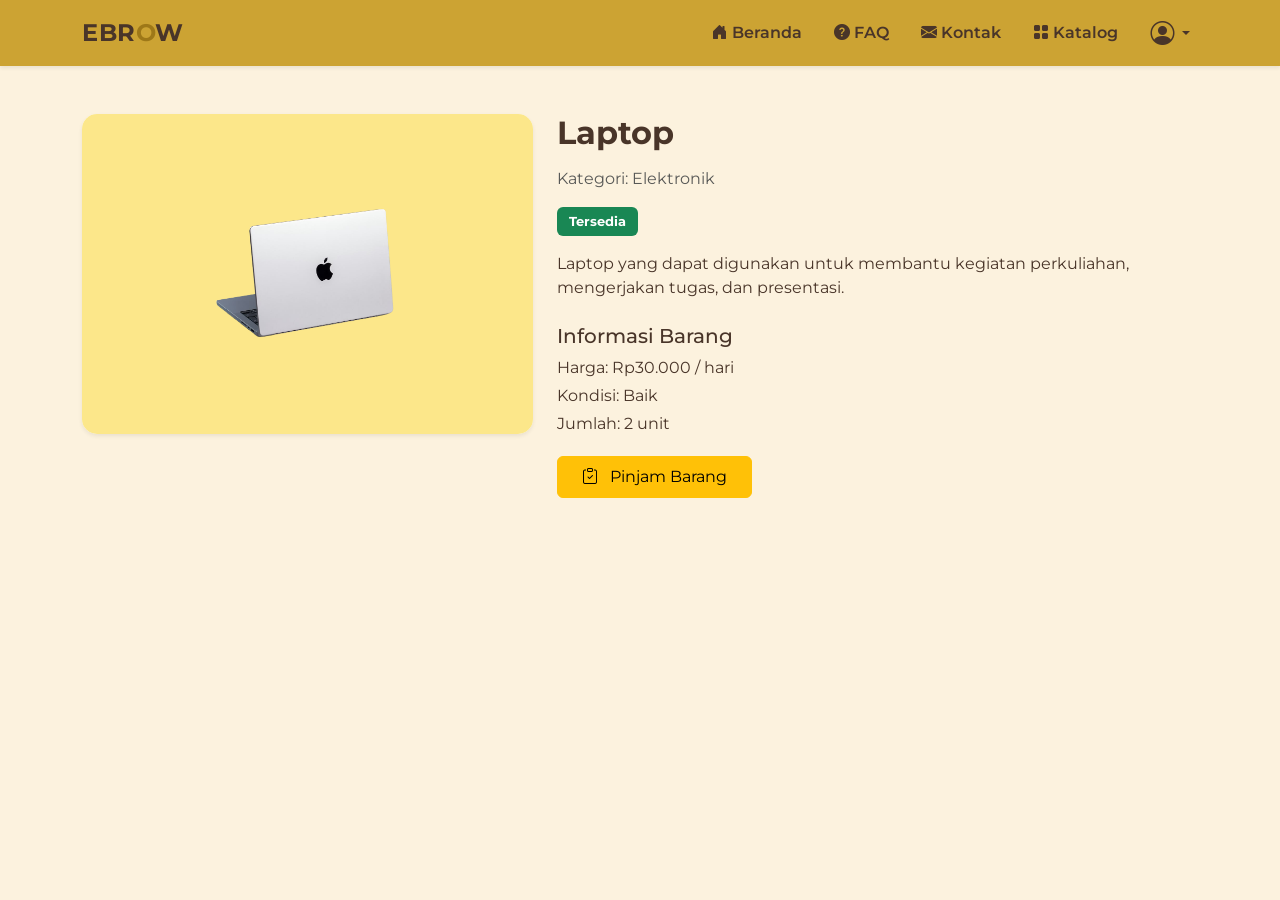
<file: detail.html>
<!doctype html>
<html lang="id">
  <head>
    <meta charset="UTF-8" />
    <meta name="viewport" content="width=device-width, initial-scale=1.0" />
    <title>Detail Barang - EBROW</title>

    <!-- Bootstrap CSS -->
    <link href="https://cdn.jsdelivr.net/npm/bootstrap@5.3.3/dist/css/bootstrap.min.css" rel="stylesheet" />

    <!-- Bootstrap Icons -->
    <link rel="stylesheet" href="https://cdn.jsdelivr.net/npm/bootstrap-icons@1.11.3/font/bootstrap-icons.min.css" />

    <!-- Google Fonts -->
    <link href="https://fonts.googleapis.com/css2?family=Montserrat:wght@400;500;600;700;800&family=Playfair+Display:wght@700;800&display=swap" rel="stylesheet" />

    <!-- CSS tambahan -->
    <link rel="stylesheet" href="detail.css" />
  </head>

  <body>
    <!-- NAVBAR -->
    <nav class="navbar navbar-expand-lg shadow-sm sticky-top">
      <div class="container">
        <a class="navbar-brand fw-bold" href="LandingPage.html"> EBR<span>O</span>W </a>
        <button class="navbar-toggler" type="button" data-bs-toggle="collapse" data-bs-target="#navbarNav" aria-controls="navbarNav" aria-expanded="false" aria-label="Toggle navigation">
          <span class="navbar-toggler-icon"></span>
        </button>
        <div class="collapse navbar-collapse" id="navbarNav">
          <ul class="navbar-nav ms-auto align-items-lg-center gap-lg-3">
            <li class="nav-item">
              <a class="nav-link" href="LandingPage.html"> <i class="bi bi-house-door-fill"></i> Beranda </a>
            </li>
            <li class="nav-item">
              <a class="nav-link" href="LandingPage.html#faq"> <i class="bi bi-question-circle-fill"></i> FAQ </a>
            </li>
            <li class="nav-item">
              <a class="nav-link" href="LandingPage.html#kontak"> <i class="bi bi-envelope-fill"></i> Kontak </a>
            </li>
            <li class="nav-item">
              <a class="nav-link" href="katalog.html"> <i class="bi bi-grid-fill"></i> Katalog </a>
            </li>
            <li class="nav-item dropdown">
              <a class="nav-link dropdown-toggle d-inline-flex align-items-center gap-1 account-trigger" href="#" id="accountDropdown" role="button" data-bs-toggle="dropdown" aria-expanded="false" aria-label="Menu Akun">
                <i class="bi bi-person-circle"></i>
              </a>
              <ul class="dropdown-menu dropdown-menu-end shadow border-0 rounded-3" aria-labelledby="accountDropdown">
                <li>
                  <a class="dropdown-item py-2" href="login.php"> <i class="bi bi-box-arrow-in-right me-2"></i> Masuk </a>
                </li>
                <li>
                  <a class="dropdown-item py-2" href="register.php"> <i class="bi bi-person-plus me-2"></i> Daftar </a>
                </li>
              </ul>
            </li>
          </ul>
        </div>
      </div>
    </nav>

    <!-- DETAIL BARANG -->
    <section class="detail-barang py-5">
      <div class="container">
        <div class="row g-4">
          <!-- Foto Barang -->
          <div class="col-md-5">
            <div class="card border-0 shadow-sm">
              <img src="assets/laptop.jpeg" id="gambarBarang" class="img-fluid rounded" alt="Laptop" />
            </div>
          </div>

          <!-- Informasi Barang -->
          <div class="col-md-7">
            <h2 class="fw-bold" id="namaBarang">Laptop</h2>
            <p class="text-muted" id="kategoriBarang">Kategori: Elektronik</p>
            <span class="badge bg-success" id="statusBarang"> Tersedia </span>
            <p class="mt-3" id="deskripsiBarang">Laptop yang dapat digunakan untuk membantu kegiatan perkuliahan, mengerjakan tugas, dan presentasi.</p>
            <h5 class="mt-4">Informasi Barang</h5>
            <p class="mb-1" id="hargaBarang">Harga: Rp30.000 / hari</p>
            <p class="mb-1" id="kondisiBarang">Kondisi: Baik</p>
            <p class="mb-1" id="jumlahBarang">Jumlah: 2 unit</p>
            <a href="form-peminjaman.html" id="tombolPeminjaman" class="btn btn-warning mt-3 px-4 py-2">
              <i class="bi bi-clipboard-check me-2"></i>
              Pinjam Barang
            </a>
          </div>
        </div>
      </div>
    </section>
   
    <!-- JavaScript -->
    <script src="detail.js"></script>
    <script src="https://cdn.jsdelivr.net/npm/bootstrap@5.3.3/dist/js/bootstrap.bundle.min.js"></script>
  </body>
</html>
</file>
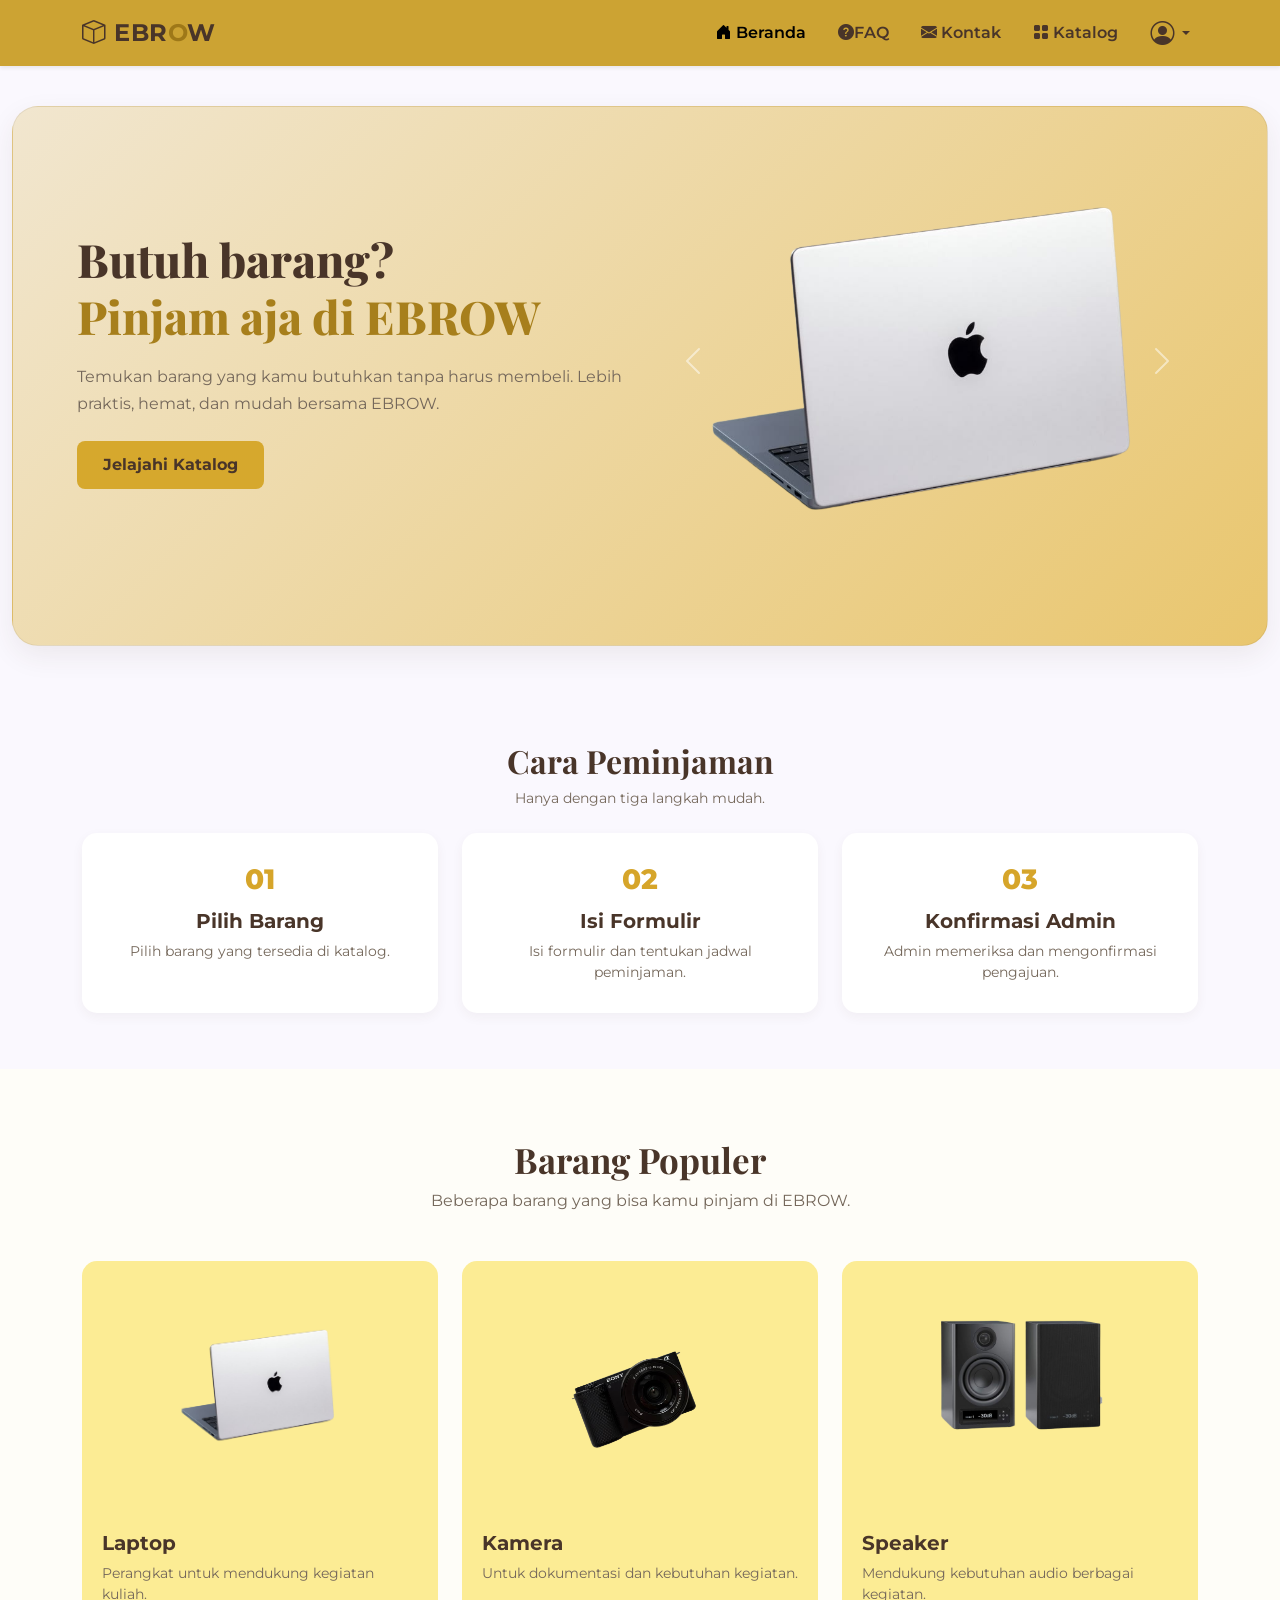
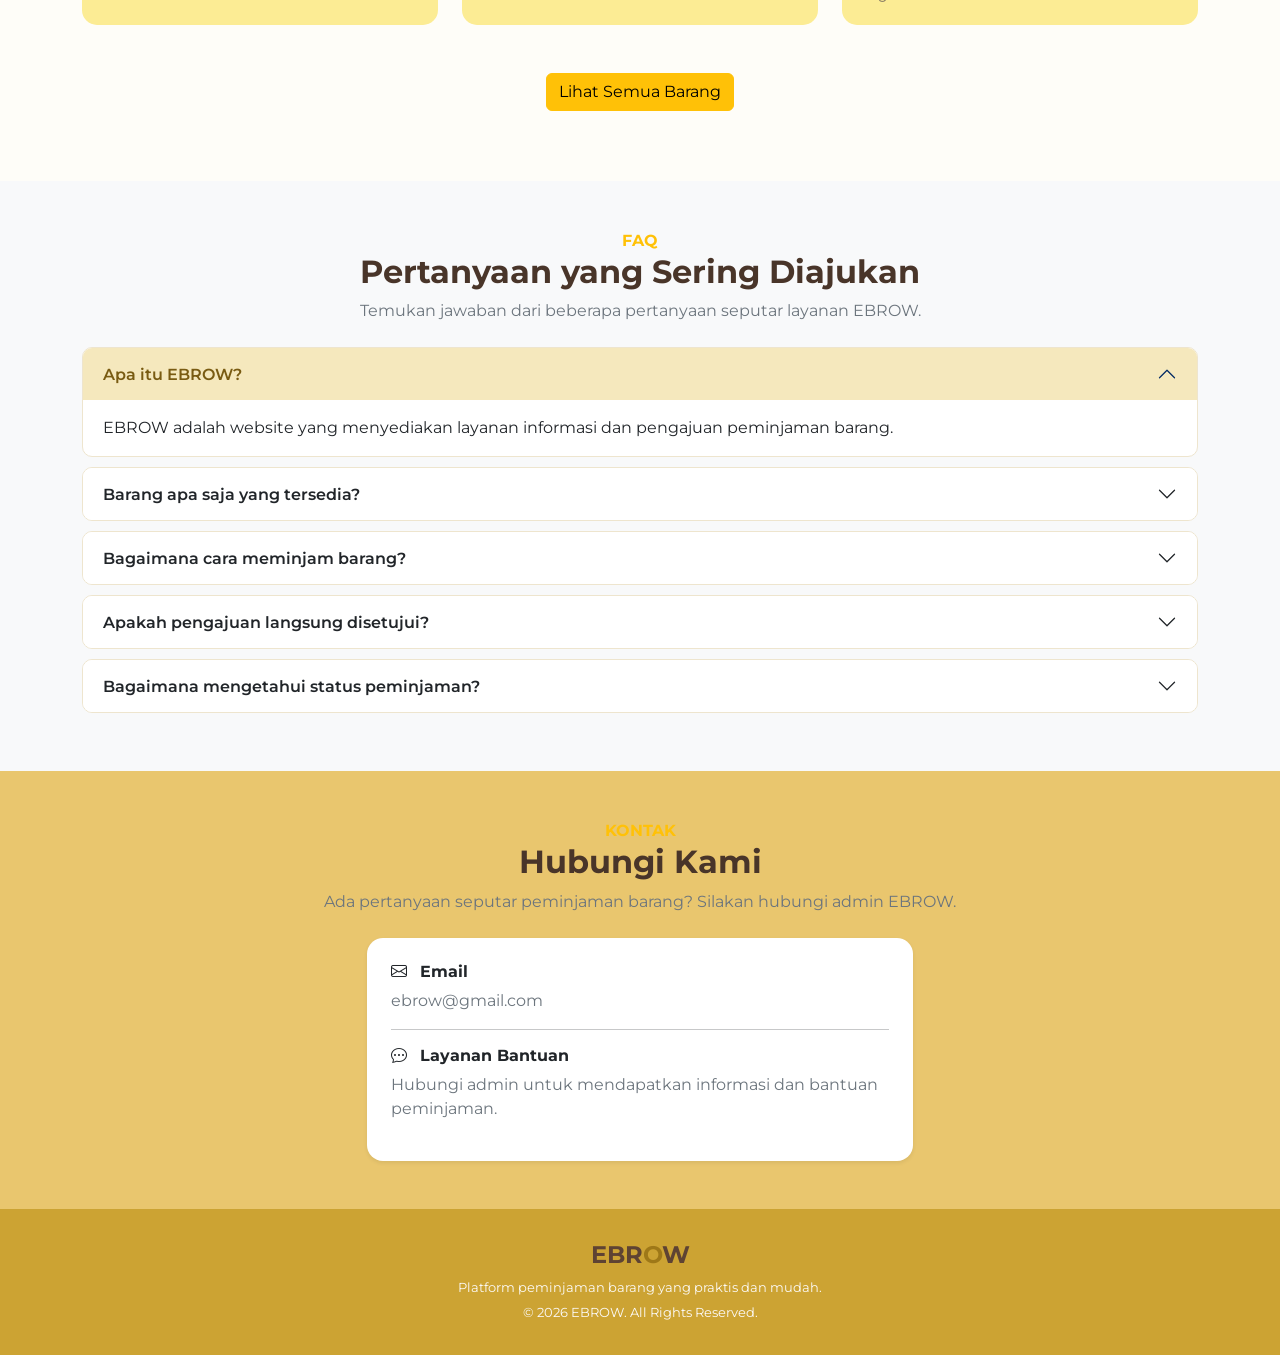
<file: LandingPage.html>
<!doctype html>
<html lang="id">
  <head>
    <meta charset="UTF-8" />
    <meta name="viewport" content="width=device-width, initial-scale=1.0" />
    <title>EBROW - Peminjaman Barang</title>
    <!-- Bootstrap CSS -->
    <link href="https://cdn.jsdelivr.net/npm/bootstrap@5.3.3/dist/css/bootstrap.min.css" rel="stylesheet" />
    <!-- Bootstrap Icons -->
    <link rel="stylesheet" href="https://cdn.jsdelivr.net/npm/bootstrap-icons@1.11.3/font/bootstrap-icons.min.css" />
    <!-- Google Fonts -->
    <link href="https://fonts.googleapis.com/css2?family=Montserrat:wght@400;500;600;700;800&family=Playfair+Display:wght@700;800&display=swap" rel="stylesheet" />
    <!-- CSS tambahan -->
    <link rel="stylesheet" href="LandingPage.css" />
  </head>

  <body>
    <!--   NAVBAR    -->
    <nav class="navbar navbar-expand-lg shadow-sm sticky-top">
      <div class="container">
        <!-- Logo EBROW -->
        <a class="navbar-brand fw-bold" href="LandingPage.html"> 
          <i class="bi bi-box"></i> EBR<span>O</span>W </a>

        <!-- Tombol menu untuk tampilan HP -->
        <button class="navbar-toggler" type="button" data-bs-toggle="collapse" data-bs-target="#navbarNav" aria-controls="navbarNav" aria-expanded="false" aria-label="Toggle navigation">
          <span class="navbar-toggler-icon"></span>
        </button>

        <!-- Daftar menu navigasi -->
        <div class="collapse navbar-collapse" id="navbarNav">
          <ul class="navbar-nav ms-auto align-items-lg-center gap-lg-3">
            <li class="nav-item">
              <a class="nav-link active" href="./LandingPage.html"> <i class="bi bi-house-door-fill"></i> Beranda </a>
            </li>
            <li class="nav-item">
              <a class="nav-link" href="#faq"> <i class="bi bi-question-circle-fill"></i>FAQ </a>
            </li>
            <li class="nav-item">
              <a class="nav-link" href="#kontak"> <i class="bi bi-envelope-fill"></i> Kontak </a>
            </li>
            <li class="nav-item">
              <a class="nav-link" href="./katalog.html"> <i class="bi bi-grid-fill"></i> Katalog </a>
            </li>
            <!-- Menu akun untuk masuk dan daftar -->
            <li class="nav-item dropdown">
              <a class="nav-link dropdown-toggle d-inline-flex align-items-center gap-1 account-trigger" href="#" id="accountDropdown" role="button" data-bs-toggle="dropdown" aria-expanded="false" aria-label="Menu Akun">
                <i class="bi bi-person-circle"></i>
              </a>
              <ul class="dropdown-menu dropdown-menu-end shadow border-0 rounded-3" aria-labelledby="accountDropdown">
                <li>
                  <a class="dropdown-item py-2" href="./login_screen.html">
                    <i class="bi bi-box-arrow-in-right me-2"></i>
                    Masuk
                  </a>
                </li>
                <li>
                  <a class="dropdown-item py-2" href="./login_screen.html">
                    <i class="bi bi-person-plus me-2"></i>
                    Daftar
                  </a>
                </li>
              </ul>
            </li>
          </ul>
        </div>
      </div>
    </nav>

    <!-- ================= HERO SECTION ================= -->
    <section class="hero">
      <div class="container">
        <div class="hero-card">
          <div class="row align-items-center g-4">
            <!-- Judul dan deskripsi EBROW -->
            <div class="col-lg-6">
              <h1>
                Butuh barang?
                <span>Pinjam aja di EBROW</span>
              </h1>
              <p>Temukan barang yang kamu butuhkan tanpa harus membeli. Lebih praktis, hemat, dan mudah bersama EBROW.</p>
              <!-- Tombol menuju katalog -->
              <a href="katalog.html" class="btn btn-hero"> Jelajahi Katalog </a>
            </div>

            <!-- Carousel gambar yang berganti otomatis -->
            <div class="col-lg-6">
              <div id="heroCarousel" class="carousel slide" data-bs-ride="carousel" data-bs-interval="3000">
                <div class="carousel-inner">
                  <div class="carousel-item active">
                    <img src="assets/laptop.jpeg" class="d-block w-100" alt="Laptop" />
                  </div>
                  <div class="carousel-item">
                    <img src="assets/kamera.jpeg" class="d-block w-100" alt="Kamera" />
                  </div>
                  <div class="carousel-item">
                    <img src="assets/tripod.jpeg" class="d-block w-100" alt="tripod" />
                  </div>
                  <div class="carousel-item">
                    <img src="assets/speaker.jpeg" class="d-block w-100" alt="Speaker" />
                  </div>
                  <div class="carousel-item">
                    <img src="assets/mic.jpeg" class="d-block w-100" alt="mic" />
                  </div>
                </div>

                <!-- Tombol gambar sebelumnya -->
                <button class="carousel-control-prev" type="button" data-bs-target="#heroCarousel" data-bs-slide="prev">
                  <span class="carousel-control-prev-icon"></span>
                  <span class="visually-hidden">Sebelumnya</span>
                </button>

                <!-- Tombol gambar berikutnya -->
                <button class="carousel-control-next" type="button" data-bs-target="#heroCarousel" data-bs-slide="next">
                  <span class="carousel-control-next-icon"></span>
                  <span class="visually-hidden">Berikutnya</span>
                </button>
              </div>
            </div>
          </div>
        </div>
      </div>
    </section>

    <!--  CARA PEMINJAMAN  -->
    <section class="cara-peminjaman" id="cara-peminjaman">
      <div class="container">
        <div class="text-center mb-4">
          <h2>Cara Peminjaman</h2>
          <p>Hanya dengan tiga langkah mudah.</p>
        </div>
        <div class="row g-4">
          <!-- Langkah pertama -->
          <div class="col-md-4">
            <div class="step-card text-center">
              <h3>01</h3>
              <h5>Pilih Barang</h5>
              <p>Pilih barang yang tersedia di katalog.</p>
            </div>
          </div>
          <!-- Langkah kedua -->
          <div class="col-md-4">
            <div class="step-card text-center">
              <h3>02</h3>
              <h5>Isi Formulir</h5>
              <p>Isi formulir dan tentukan jadwal peminjaman.</p>
            </div>
          </div>
          <!-- Langkah ketiga -->
          <div class="col-md-4">
            <div class="step-card text-center">
              <h3>03</h3>
              <h5>Konfirmasi Admin</h5>
              <p>Admin memeriksa dan mengonfirmasi pengajuan.</p>
            </div>
          </div>
        </div>
      </div>
    </section>

    <!--   BARANG POPULER  -->
    <section class="barang-populer">
      <div class="container">
        <div class="text-center mb-5">
          <h2>Barang Populer</h2>
          <p>Beberapa barang yang bisa kamu pinjam di EBROW.</p>
        </div>
        <div class="row g-4">
          <!-- Barang pertama -->
          <div class="col-md-4">
            <div class="barang-card">
              <img src="assets/laptop.jpeg" alt="Laptop" />
              <div class="barang-info">
                <h5>Laptop</h5>
                <p>Perangkat untuk mendukung kegiatan kuliah.</p>
              </div>
            </div>
          </div>
          <!-- Barang kedua -->
          <div class="col-md-4">
            <div class="barang-card">
              <img src="assets/kamera.jpeg" alt="Kamera" />
              <div class="barang-info">
                <h5>Kamera</h5>
                <p>Untuk dokumentasi dan kebutuhan kegiatan.</p>
              </div>
            </div>
          </div>
          <!-- Barang ketiga -->
          <div class="col-md-4">
            <div class="barang-card">
              <img src="assets/speaker.jpeg" alt="Speaker" />
              <div class="barang-info">
                <h5>Speaker</h5>
                <p>Mendukung kebutuhan audio berbagai kegiatan.</p>
              </div>
            </div>
          </div>
        </div>

        <!-- Tombol melihat seluruh barang -->
        <div class="text-center mt-5">
          <a href="katalog.html" class="btn btn-warning"> Lihat Semua Barang </a>
        </div>
      </div>
    </section>

    <!--  FAQ  -->
    <section id="faq" class="py-5 bg-light">
      <div class="container">
        <div class="text-center mb-4">
          <span class="text-warning fw-bold">FAQ</span>
          <h2 class="fw-bold">Pertanyaan yang Sering Diajukan</h2>
          <p class="text-secondary">Temukan jawaban dari beberapa pertanyaan seputar layanan EBROW.</p>
        </div>

        <!-- Daftar pertanyaan dan jawaban -->
        <div class="accordion" id="accordionFAQ">
          <!-- Pertanyaan pertama -->
          <div class="accordion-item">
            <h2 class="accordion-header">
              <button class="accordion-button" type="button" data-bs-toggle="collapse" data-bs-target="#faq1">Apa itu EBROW?</button>
            </h2>
            <div id="faq1" class="accordion-collapse collapse show" data-bs-parent="#accordionFAQ">
              <div class="accordion-body">EBROW adalah website yang menyediakan layanan informasi dan pengajuan peminjaman barang.</div>
            </div>
          </div>
          <!-- Pertanyaan kedua -->
          <div class="accordion-item">
            <h2 class="accordion-header">
              <button class="accordion-button collapsed" type="button" data-bs-toggle="collapse" data-bs-target="#faq2">Barang apa saja yang tersedia?</button>
            </h2>
            <div id="faq2" class="accordion-collapse collapse" data-bs-parent="#accordionFAQ">
              <div class="accordion-body">Tersedia berbagai barang elektronik dan non-elektronik sesuai katalog EBROW.</div>
            </div>
          </div>
          <!-- Pertanyaan ketiga -->
          <div class="accordion-item">
            <h2 class="accordion-header">
              <button class="accordion-button collapsed" type="button" data-bs-toggle="collapse" data-bs-target="#faq3">Bagaimana cara meminjam barang?</button>
            </h2>
            <div id="faq3" class="accordion-collapse collapse" data-bs-parent="#accordionFAQ">
              <div class="accordion-body">Pengguna harus login, memilih barang dari katalog, kemudian mengisi formulir pengajuan peminjaman.</div>
            </div>
          </div>
          <!-- Pertanyaan keempat -->
          <div class="accordion-item">
            <h2 class="accordion-header">
              <button class="accordion-button collapsed" type="button" data-bs-toggle="collapse" data-bs-target="#faq4">Apakah pengajuan langsung disetujui?</button>
            </h2>
            <div id="faq4" class="accordion-collapse collapse" data-bs-parent="#accordionFAQ">
              <div class="accordion-body">Tidak. Pengajuan akan diperiksa dan diproses terlebih dahulu oleh admin.</div>
            </div>
          </div>
          <!-- Pertanyaan kelima -->
          <div class="accordion-item">
            <h2 class="accordion-header">
              <button class="accordion-button collapsed" type="button" data-bs-toggle="collapse" data-bs-target="#faq5">Bagaimana mengetahui status peminjaman?</button>
            </h2>
            <div id="faq5" class="accordion-collapse collapse" data-bs-parent="#accordionFAQ">
              <div class="accordion-body">Pengguna dapat melihat status pengajuan melalui halaman riwayat peminjaman setelah login.</div>
            </div>
          </div>
        </div>
      </div>
    </section>

    <!--  KONTAK  -->
    <section id="kontak" class="py-5">
      <div class="container">
        <div class="text-center mb-4">
          <span class="text-warning fw-bold">KONTAK</span>
          <h2 class="fw-bold">Hubungi Kami</h2>
          <p class="text-secondary">Ada pertanyaan seputar peminjaman barang? Silakan hubungi admin EBROW.</p>
        </div>

        <div class="row justify-content-center">
          <div class="col-md-7 col-lg-6">
            <div class="card border-0 shadow-sm rounded-4">
              <div class="card-body p-4">
                <!-- Informasi email -->
                <div class="mb-3">
                  <h6 class="fw-bold">
                    <i class="bi bi-envelope me-2"></i>
                    Email
                  </h6>
                  <p class="text-secondary mb-0">ebrow@gmail.com</p>
                </div>

                <hr />

                <!-- Informasi layanan bantuan -->
                <div class="mb-3">
                  <h6 class="fw-bold">
                    <i class="bi bi-chat-dots me-2"></i>
                    Layanan Bantuan
                  </h6>
                  <p class="text-secondary mb-0">Hubungi admin untuk mendapatkan informasi dan bantuan peminjaman.</p>
                </div>
              </div>
            </div>
          </div>
        </div>
      </div>
    </section>

    <!--  FOOTER ================= -->
    <footer class="footer text-center">
      <div class="container">
        <h4>EBR<span>O</span>W</h4>
        <p>Platform peminjaman barang yang praktis dan mudah.</p>
        <p class="mb-0">&copy; 2026 EBROW. All Rights Reserved.</p>
      </div>
    </footer>

    <!-- Bootstrap JavaScript untuk navbar, carousel, dan FAQ -->
    <script src="https://cdn.jsdelivr.net/npm/bootstrap@5.3.3/dist/js/bootstrap.bundle.min.js"></script>
  </body>
</html>
</file>
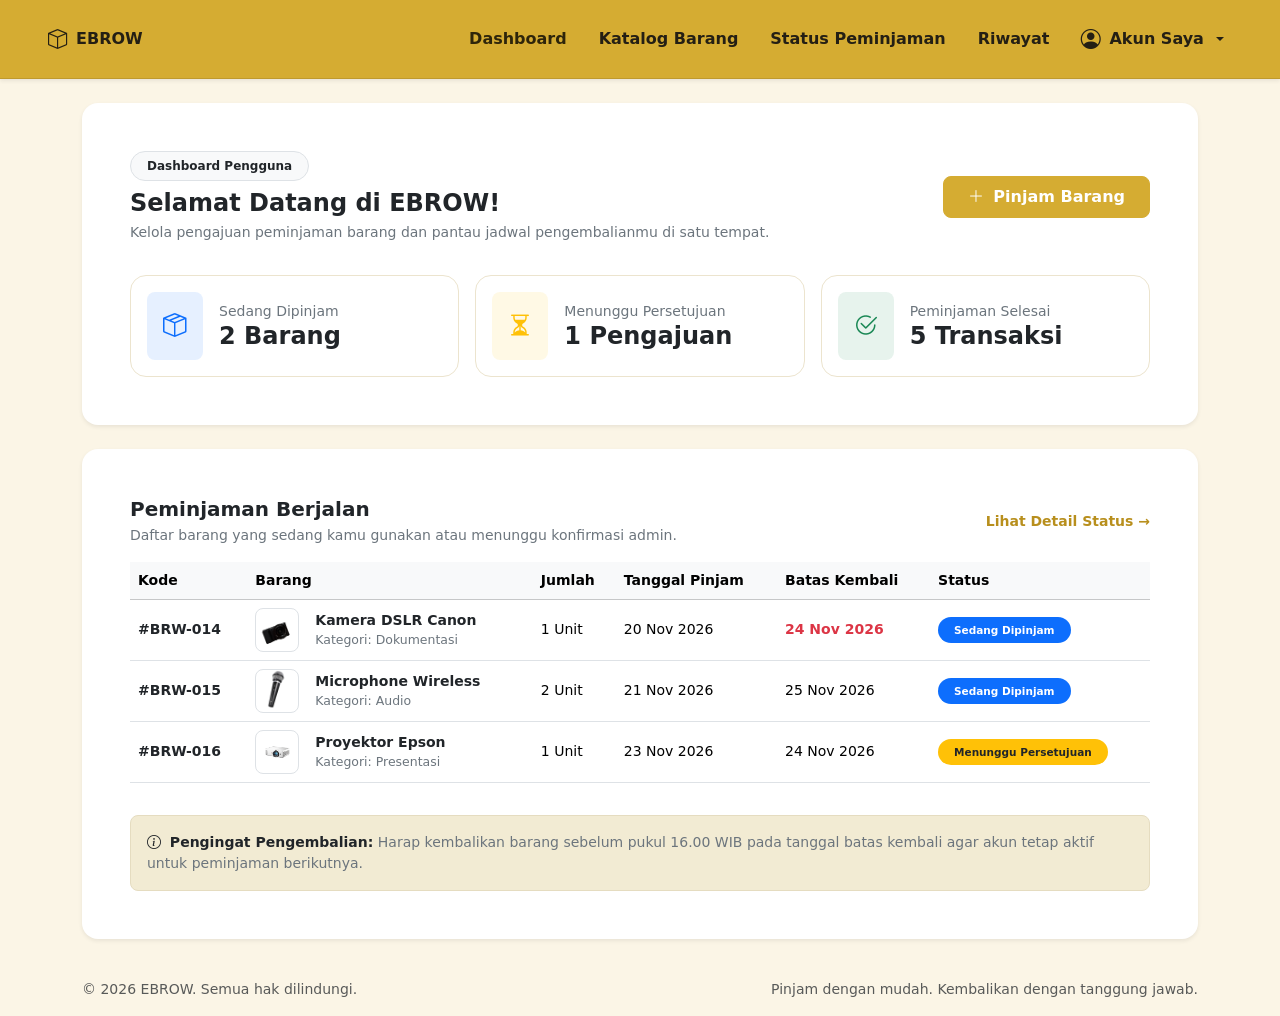
<file: User/dashboard_user.html>
<!DOCTYPE html>
<html lang="id">
<head>
  <meta charset="UTF-8" />
  <meta name="viewport" content="width=device-width, initial-scale=1.0" />
  <title>EBROW • Dashboard Pengguna</title>
  <!-- Bootstrap 5 CSS -->
  <link href="https://cdn.jsdelivr.net/npm/bootstrap@5.3.3/dist/css/bootstrap.min.css" rel="stylesheet" />
  <!-- Bootstrap Icons -->
  <link href="https://cdn.jsdelivr.net/npm/bootstrap-icons@1.11.3/font/bootstrap-icons.min.css" rel="stylesheet" />
  <!-- External CSS User -->
  <link rel="stylesheet" href="styleUser.css" />
</head>
<body class="d-flex flex-column min-vh-100">

  <!-- Navbar Pengguna -->
  <nav class="navbar navbar-expand-md ebrow-navbar shadow-sm py-3 px-4 px-lg-5 sticky-top">
    <div class="container-fluid px-0">
      <a class="navbar-brand d-flex align-items-center gap-2 fw-bold fs-6 text-dark" href="dashboard_user.html">
        <i class="bi bi-box fs-5"></i>
        <span>EBROW</span>
      </a>

      <button class="navbar-toggler" type="button" data-bs-toggle="collapse" data-bs-target="#navbarUser" aria-controls="navbarUser" aria-expanded="false" aria-label="Toggle navigation">
        <span class="navbar-toggler-icon"></span>
      </button>

      <div class="collapse navbar-collapse justify-content-end" id="navbarUser">
        <ul class="navbar-nav align-items-md-center gap-md-3 mt-3 mt-md-0">
          <li class="nav-item">
            <a class="nav-link active fw-semibold" href="dashboard_user.html">Dashboard</a>
          </li>
          <li class="nav-item">
            <a class="nav-link" href="../katalog.html">Katalog Barang</a>
          </li>
          <li class="nav-item">
            <a class="nav-link" href="status_peminjaman.html">Status Peminjaman</a>
          </li>
          <li class="nav-item">
            <a class="nav-link" href="riwayat_peminjaman.html">Riwayat</a>
          </li>
          <li class="nav-item dropdown">
            <a class="nav-link dropdown-toggle d-flex align-items-center gap-2" href="#" role="button" data-bs-toggle="dropdown" aria-expanded="false">
              <i class="bi bi-person-circle fs-5"></i>
              <span>Akun Saya</span>
            </a>
            <ul class="dropdown-menu dropdown-menu-end shadow-sm border-0 rounded-3">
              <li><a class="dropdown-item py-2" href="profil_user.html"><i class="bi bi-person me-2"></i>Profil Pengguna</a></li>
              <li><hr class="dropdown-divider"></li>
              <li><a class="dropdown-item py-2 text-danger" href="../login_screen.html"><i class="bi bi-box-arrow-right me-2"></i>Keluar</a></li>
            </ul>
          </li>
        </ul>
      </div>
    </div>
  </nav>

  <!-- Main Content -->
  <main class="container my-4 flex-grow-1">
    <!-- Banner Sapaan -->
    <div class="bg-white rounded-4 shadow-sm p-4 p-lg-5 mb-4">
      <div class="d-flex flex-column flex-md-row justify-content-between align-items-md-center gap-3">
        <div>
          <span class="badge bg-light text-dark border mb-2 px-3 py-2 rounded-pill">Dashboard Pengguna</span>
          <h1 class="h4 fw-bold text-dark mb-1">Selamat Datang di EBROW!</h1>
          <p class="small text-secondary mb-0">Kelola pengajuan peminjaman barang dan pantau jadwal pengembalianmu di satu tempat.</p>
        </div>
        <div class="d-flex gap-2">
          <a href="../katalog.html" class="btn btn-ebrow px-4 py-2 fw-semibold">
            <i class="bi bi-plus-lg me-1"></i> Pinjam Barang
          </a>
        </div>
      </div>

      <!-- Kartu Statistik Ringkas -->
      <div class="row g-3 mt-3">
        <div class="col-md-4">
          <div class="border rounded-4 p-3 h-100 d-flex align-items-center gap-3 user-stat-card">
            <div class="bg-primary bg-opacity-10 text-primary rounded-3 p-3">
              <i class="bi bi-box-seam fs-4"></i>
            </div>
            <div>
              <div class="small text-secondary">Sedang Dipinjam</div>
              <div class="h4 fw-bold text-dark mb-0">2 Barang</div>
            </div>
          </div>
        </div>

        <div class="col-md-4">
          <div class="border rounded-4 p-3 h-100 d-flex align-items-center gap-3 user-stat-card">
            <div class="bg-warning bg-opacity-10 text-warning rounded-3 p-3">
              <i class="bi bi-hourglass-split fs-4"></i>
            </div>
            <div>
              <div class="small text-secondary">Menunggu Persetujuan</div>
              <div class="h4 fw-bold text-dark mb-0">1 Pengajuan</div>
            </div>
          </div>
        </div>

        <div class="col-md-4">
          <div class="border rounded-4 p-3 h-100 d-flex align-items-center gap-3 user-stat-card">
            <div class="bg-success bg-opacity-10 text-success rounded-3 p-3">
              <i class="bi bi-check2-circle fs-4"></i>
            </div>
            <div>
              <div class="small text-secondary">Peminjaman Selesai</div>
              <div class="h4 fw-bold text-dark mb-0">5 Transaksi</div>
            </div>
          </div>
        </div>
      </div>
    </div>

    <!-- Tabel Peminjaman Aktif -->
    <div class="bg-white rounded-4 shadow-sm p-4 p-lg-5">
      <div class="d-flex justify-content-between align-items-center mb-3">
        <div>
          <h2 class="h5 fw-bold text-dark mb-1">Peminjaman Berjalan</h2>
          <p class="small text-secondary mb-0">Daftar barang yang sedang kamu gunakan atau menunggu konfirmasi admin.</p>
        </div>
        <a href="status_peminjaman.html" class="small fw-semibold ebrow-link text-decoration-none">
          Lihat Detail Status &rarr;
        </a>
      </div>

      <div class="table-responsive">
        <table class="table table-hover align-middle">
          <thead class="table-light small text-secondary">
            <tr>
              <th>Kode</th>
              <th>Barang</th>
              <th>Jumlah</th>
              <th>Tanggal Pinjam</th>
              <th>Batas Kembali</th>
              <th>Status</th>
            </tr>
          </thead>
          <tbody class="small">
            <tr>
              <td class="fw-semibold text-dark">#BRW-014</td>
              <td>
                <div class="d-flex align-items-center gap-3">
                  <img src="../assets/kamera.jpeg" alt="Kamera" class="rounded-3 border user-item-thumb" />
                  <div>
                    <div class="fw-semibold text-dark">Kamera DSLR Canon</div>
                    <div class="text-secondary user-item-subtext">Kategori: Dokumentasi</div>
                  </div>
                </div>
              </td>
              <td>1 Unit</td>
              <td>20 Nov 2026</td>
              <td class="fw-semibold text-danger">24 Nov 2026</td>
              <td><span class="badge bg-primary rounded-pill px-3 py-2">Sedang Dipinjam</span></td>
            </tr>
            <tr>
              <td class="fw-semibold text-dark">#BRW-015</td>
              <td>
                <div class="d-flex align-items-center gap-3">
                  <img src="../assets/mic.jpeg" alt="Mic Wireless" class="rounded-3 border user-item-thumb" />
                  <div>
                    <div class="fw-semibold text-dark">Microphone Wireless</div>
                    <div class="text-secondary user-item-subtext">Kategori: Audio</div>
                  </div>
                </div>
              </td>
              <td>2 Unit</td>
              <td>21 Nov 2026</td>
              <td>25 Nov 2026</td>
              <td><span class="badge bg-primary rounded-pill px-3 py-2">Sedang Dipinjam</span></td>
            </tr>
            <tr>
              <td class="fw-semibold text-dark">#BRW-016</td>
              <td>
                <div class="d-flex align-items-center gap-3">
                  <img src="../assets/proyektor.jpeg" alt="Proyektor" class="rounded-3 border user-item-thumb" />
                  <div>
                    <div class="fw-semibold text-dark">Proyektor Epson</div>
                    <div class="text-secondary user-item-subtext">Kategori: Presentasi</div>
                  </div>
                </div>
              </td>
              <td>1 Unit</td>
              <td>23 Nov 2026</td>
              <td>24 Nov 2026</td>
              <td><span class="badge bg-warning text-dark rounded-pill px-3 py-2">Menunggu Persetujuan</span></td>
            </tr>
          </tbody>
        </table>
      </div>

      <div class="ebrow-info-box rounded-3 p-3 small text-secondary mt-3">
        <strong class="text-dark"><i class="bi bi-info-circle me-1"></i> Pengingat Pengembalian:</strong>
        Harap kembalikan barang sebelum pukul 16.00 WIB pada tanggal batas kembali agar akun tetap aktif untuk peminjaman berikutnya.
      </div>
    </div>
  </main>

  <!-- Footer -->
  <footer class="container py-3 text-muted small d-flex flex-column flex-sm-row justify-content-between gap-2">
    <span>&copy; 2026 EBROW. Semua hak dilindungi.</span>
    <span>Pinjam dengan mudah. Kembalikan dengan tanggung jawab.</span>
  </footer>

  <!-- Bootstrap 5 JS Bundle -->
  <script src="https://cdn.jsdelivr.net/npm/bootstrap@5.3.3/dist/js/bootstrap.bundle.min.js"></script>
</body>
</html>
</file>
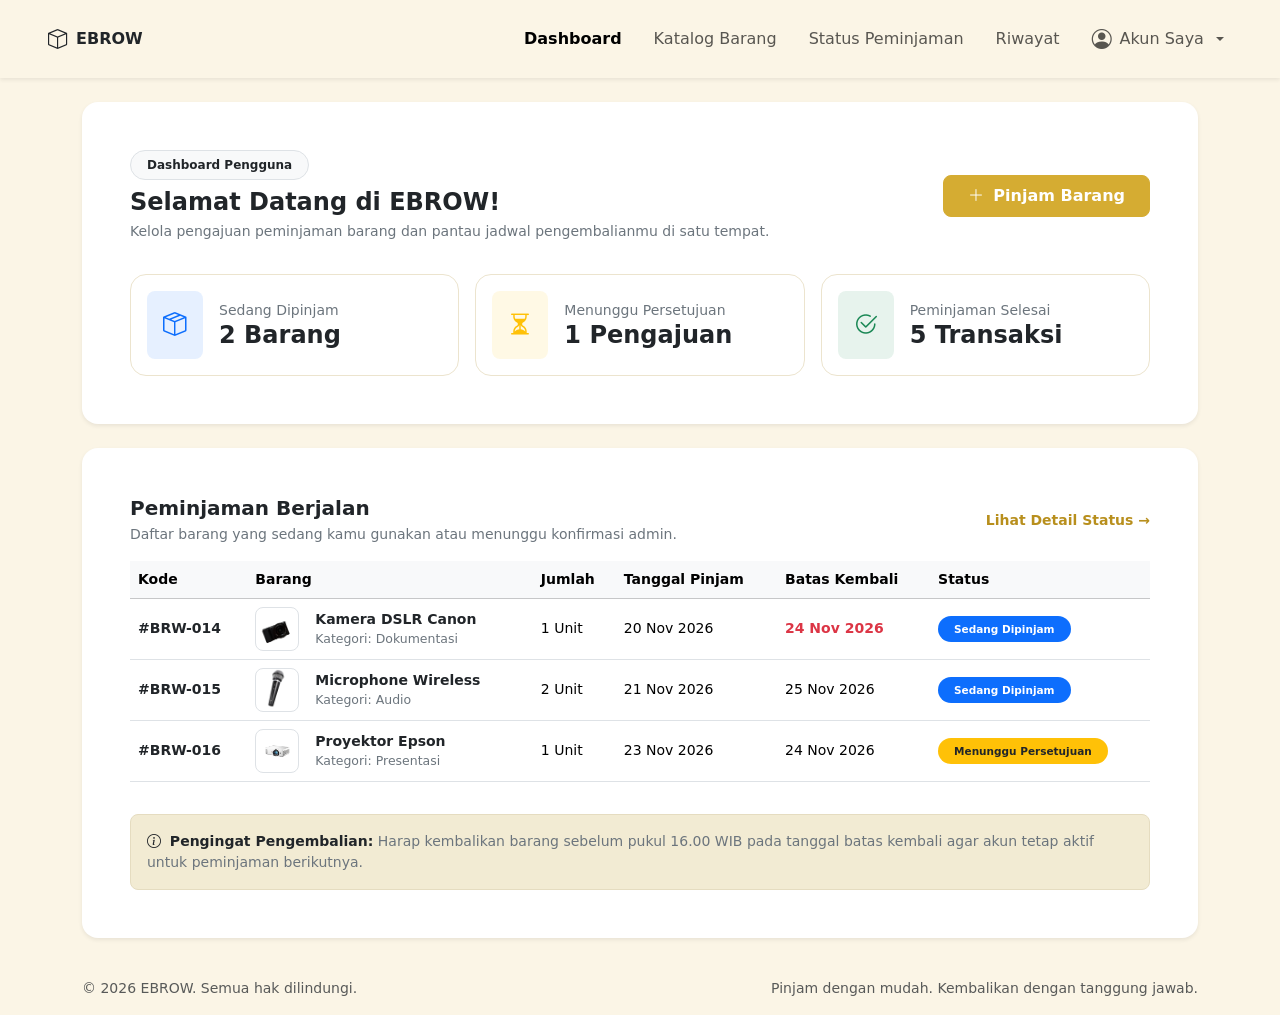
<file: user/dashboard_user.html>
<!DOCTYPE html>
<html lang="id">
<head>
  <meta charset="UTF-8" />
  <meta name="viewport" content="width=device-width, initial-scale=1.0" />
  <title>EBROW • Dashboard Pengguna</title>
  <!-- Bootstrap 5 CSS -->
  <link href="https://cdn.jsdelivr.net/npm/bootstrap@5.3.3/dist/css/bootstrap.min.css" rel="stylesheet" />
  <!-- Bootstrap Icons -->
  <link href="https://cdn.jsdelivr.net/npm/bootstrap-icons@1.11.3/font/bootstrap-icons.min.css" rel="stylesheet" />
  <!-- External CSS User -->
  <link rel="stylesheet" href="../assets/css/user.css" />
</head>
<body class="d-flex flex-column min-vh-100">

  <!-- Navbar Pengguna -->
  <nav class="navbar navbar-expand-md ebrow-navbar shadow-sm py-3 px-4 px-lg-5 sticky-top">
    <div class="container-fluid px-0">
      <a class="navbar-brand d-flex align-items-center gap-2 fw-bold fs-6 text-dark" href="dashboard_user.html">
        <i class="bi bi-box fs-5"></i>
        <span>EBROW</span>
      </a>

      <button class="navbar-toggler" type="button" data-bs-toggle="collapse" data-bs-target="#navbarUser" aria-controls="navbarUser" aria-expanded="false" aria-label="Toggle navigation">
        <span class="navbar-toggler-icon"></span>
      </button>

      <div class="collapse navbar-collapse justify-content-end" id="navbarUser">
        <ul class="navbar-nav align-items-md-center gap-md-3 mt-3 mt-md-0">
          <li class="nav-item">
            <a class="nav-link active fw-semibold" href="dashboard_user.html">Dashboard</a>
          </li>
          <li class="nav-item">
            <a class="nav-link" href="../katalog.html">Katalog Barang</a>
          </li>
          <li class="nav-item">
            <a class="nav-link" href="status_peminjaman.html">Status Peminjaman</a>
          </li>
          <li class="nav-item">
            <a class="nav-link" href="riwayat_peminjaman.html">Riwayat</a>
          </li>
          <li class="nav-item dropdown">
            <a class="nav-link dropdown-toggle d-flex align-items-center gap-2" href="#" role="button" data-bs-toggle="dropdown" aria-expanded="false">
              <i class="bi bi-person-circle fs-5"></i>
              <span>Akun Saya</span>
            </a>
            <ul class="dropdown-menu dropdown-menu-end shadow-sm border-0 rounded-3">
              <li><a class="dropdown-item py-2" href="profil_user.html"><i class="bi bi-person me-2"></i>Profil Pengguna</a></li>
              <li><hr class="dropdown-divider"></li>
              <li><a class="dropdown-item py-2 text-danger" href="../login_screen.html"><i class="bi bi-box-arrow-right me-2"></i>Keluar</a></li>
            </ul>
          </li>
        </ul>
      </div>
    </div>
  </nav>

  <!-- Main Content -->
  <main class="container my-4 flex-grow-1">
    <!-- Banner Sapaan -->
    <div class="bg-white rounded-4 shadow-sm p-4 p-lg-5 mb-4">
      <div class="d-flex flex-column flex-md-row justify-content-between align-items-md-center gap-3">
        <div>
          <span class="badge bg-light text-dark border mb-2 px-3 py-2 rounded-pill">Dashboard Pengguna</span>
          <h1 class="h4 fw-bold text-dark mb-1">Selamat Datang di EBROW!</h1>
          <p class="small text-secondary mb-0">Kelola pengajuan peminjaman barang dan pantau jadwal pengembalianmu di satu tempat.</p>
        </div>
        <div class="d-flex gap-2">
          <a href="../katalog.html" class="btn btn-ebrow px-4 py-2 fw-semibold">
            <i class="bi bi-plus-lg me-1"></i> Pinjam Barang
          </a>
        </div>
      </div>

      <!-- Kartu Statistik Ringkas -->
      <div class="row g-3 mt-3">
        <div class="col-md-4">
          <div class="border rounded-4 p-3 h-100 d-flex align-items-center gap-3 user-stat-card">
            <div class="bg-primary bg-opacity-10 text-primary rounded-3 p-3">
              <i class="bi bi-box-seam fs-4"></i>
            </div>
            <div>
              <div class="small text-secondary">Sedang Dipinjam</div>
              <div class="h4 fw-bold text-dark mb-0">2 Barang</div>
            </div>
          </div>
        </div>

        <div class="col-md-4">
          <div class="border rounded-4 p-3 h-100 d-flex align-items-center gap-3 user-stat-card">
            <div class="bg-warning bg-opacity-10 text-warning rounded-3 p-3">
              <i class="bi bi-hourglass-split fs-4"></i>
            </div>
            <div>
              <div class="small text-secondary">Menunggu Persetujuan</div>
              <div class="h4 fw-bold text-dark mb-0">1 Pengajuan</div>
            </div>
          </div>
        </div>

        <div class="col-md-4">
          <div class="border rounded-4 p-3 h-100 d-flex align-items-center gap-3 user-stat-card">
            <div class="bg-success bg-opacity-10 text-success rounded-3 p-3">
              <i class="bi bi-check2-circle fs-4"></i>
            </div>
            <div>
              <div class="small text-secondary">Peminjaman Selesai</div>
              <div class="h4 fw-bold text-dark mb-0">5 Transaksi</div>
            </div>
          </div>
        </div>
      </div>
    </div>

    <!-- Tabel Peminjaman Aktif -->
    <div class="bg-white rounded-4 shadow-sm p-4 p-lg-5">
      <div class="d-flex justify-content-between align-items-center mb-3">
        <div>
          <h2 class="h5 fw-bold text-dark mb-1">Peminjaman Berjalan</h2>
          <p class="small text-secondary mb-0">Daftar barang yang sedang kamu gunakan atau menunggu konfirmasi admin.</p>
        </div>
        <a href="status_peminjaman.html" class="small fw-semibold ebrow-link text-decoration-none">
          Lihat Detail Status &rarr;
        </a>
      </div>

      <div class="table-responsive">
        <table class="table table-hover align-middle">
          <thead class="table-light small text-secondary">
            <tr>
              <th>Kode</th>
              <th>Barang</th>
              <th>Jumlah</th>
              <th>Tanggal Pinjam</th>
              <th>Batas Kembali</th>
              <th>Status</th>
            </tr>
          </thead>
          <tbody class="small">
            <tr>
              <td class="fw-semibold text-dark">#BRW-014</td>
              <td>
                <div class="d-flex align-items-center gap-3">
                  <img src="../assets/images/kamera.jpeg" alt="Kamera" class="rounded-3 border user-item-thumb" />
                  <div>
                    <div class="fw-semibold text-dark">Kamera DSLR Canon</div>
                    <div class="text-secondary user-item-subtext">Kategori: Dokumentasi</div>
                  </div>
                </div>
              </td>
              <td>1 Unit</td>
              <td>20 Nov 2026</td>
              <td class="fw-semibold text-danger">24 Nov 2026</td>
              <td><span class="badge bg-primary rounded-pill px-3 py-2">Sedang Dipinjam</span></td>
            </tr>
            <tr>
              <td class="fw-semibold text-dark">#BRW-015</td>
              <td>
                <div class="d-flex align-items-center gap-3">
                  <img src="../assets/images/mic.jpeg" alt="Mic Wireless" class="rounded-3 border user-item-thumb" />
                  <div>
                    <div class="fw-semibold text-dark">Microphone Wireless</div>
                    <div class="text-secondary user-item-subtext">Kategori: Audio</div>
                  </div>
                </div>
              </td>
              <td>2 Unit</td>
              <td>21 Nov 2026</td>
              <td>25 Nov 2026</td>
              <td><span class="badge bg-primary rounded-pill px-3 py-2">Sedang Dipinjam</span></td>
            </tr>
            <tr>
              <td class="fw-semibold text-dark">#BRW-016</td>
              <td>
                <div class="d-flex align-items-center gap-3">
                  <img src="../assets/images/proyektor.jpeg" alt="Proyektor" class="rounded-3 border user-item-thumb" />
                  <div>
                    <div class="fw-semibold text-dark">Proyektor Epson</div>
                    <div class="text-secondary user-item-subtext">Kategori: Presentasi</div>
                  </div>
                </div>
              </td>
              <td>1 Unit</td>
              <td>23 Nov 2026</td>
              <td>24 Nov 2026</td>
              <td><span class="badge bg-warning text-dark rounded-pill px-3 py-2">Menunggu Persetujuan</span></td>
            </tr>
          </tbody>
        </table>
      </div>

      <div class="ebrow-info-box rounded-3 p-3 small text-secondary mt-3">
        <strong class="text-dark"><i class="bi bi-info-circle me-1"></i> Pengingat Pengembalian:</strong>
        Harap kembalikan barang sebelum pukul 16.00 WIB pada tanggal batas kembali agar akun tetap aktif untuk peminjaman berikutnya.
      </div>
    </div>
  </main>

  <!-- Footer -->
  <footer class="container py-3 text-muted small d-flex flex-column flex-sm-row justify-content-between gap-2">
    <span>&copy; 2026 EBROW. Semua hak dilindungi.</span>
    <span>Pinjam dengan mudah. Kembalikan dengan tanggung jawab.</span>
  </footer>

  <!-- Bootstrap 5 JS Bundle -->
  <script src="https://cdn.jsdelivr.net/npm/bootstrap@5.3.3/dist/js/bootstrap.bundle.min.js"></script>
</body>
</html>
</file>
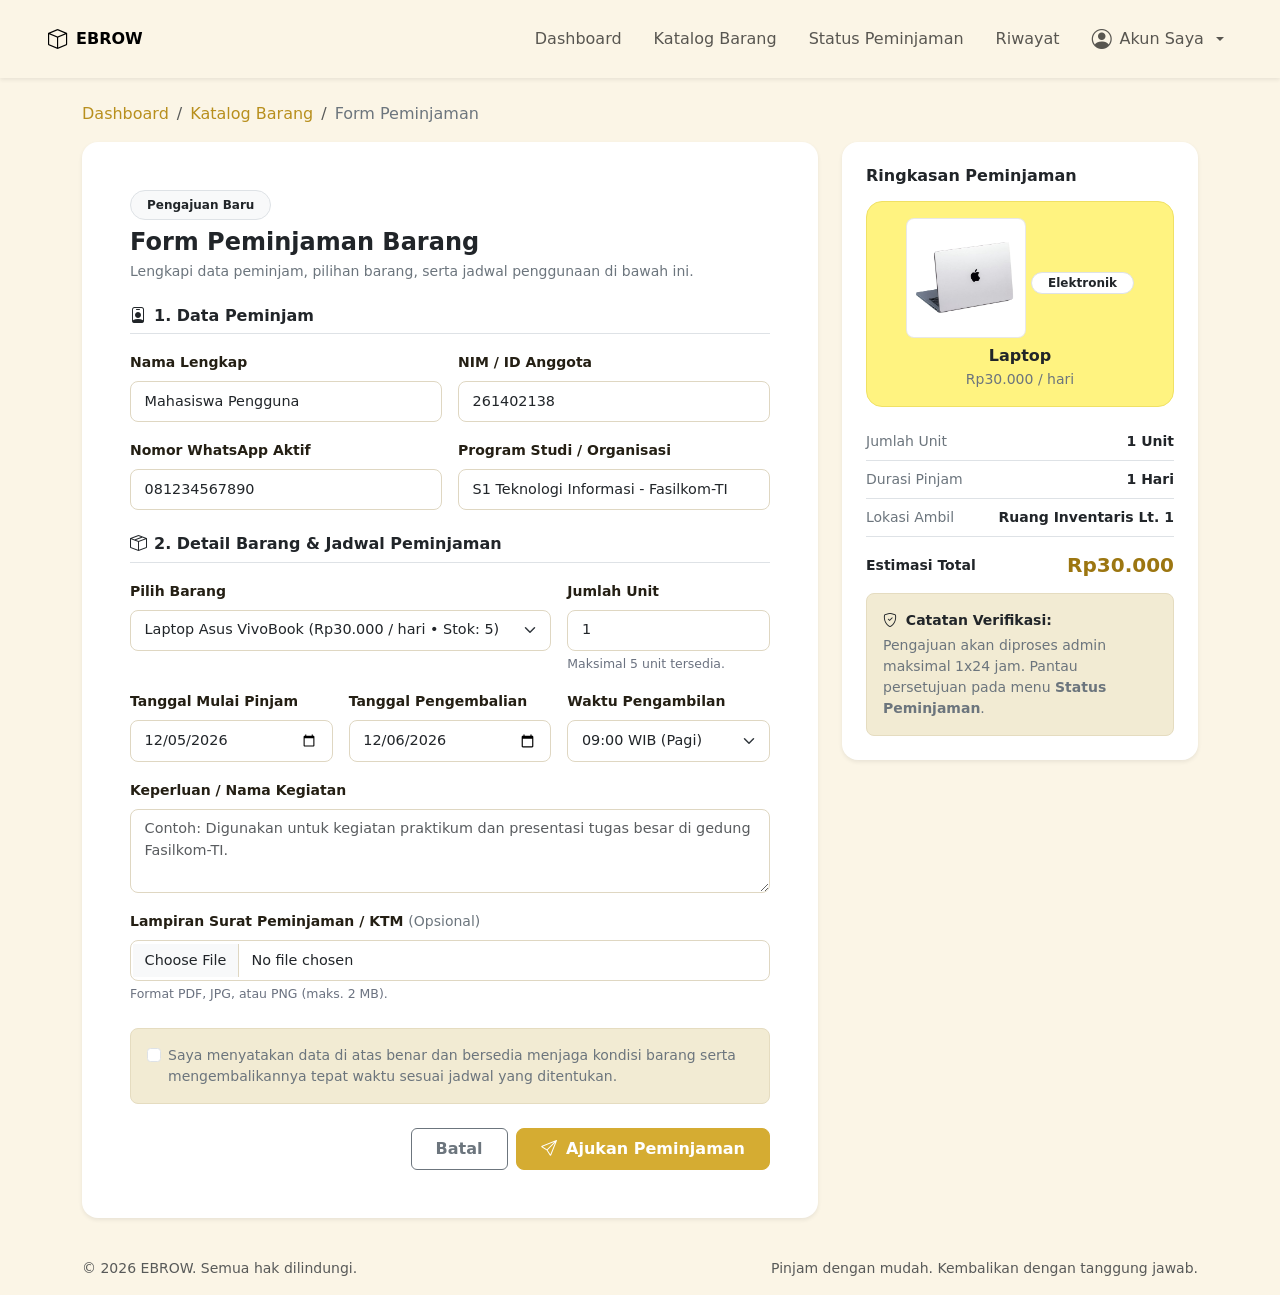
<file: user/form-peminjaman.html>
<!DOCTYPE html>
<html lang="id">
<head>
  <meta charset="UTF-8" />
  <meta name="viewport" content="width=device-width, initial-scale=1.0" />
  <title>EBROW • Form Peminjaman Barang</title>
  <!-- Bootstrap 5 CSS -->
  <link href="https://cdn.jsdelivr.net/npm/bootstrap@5.3.3/dist/css/bootstrap.min.css" rel="stylesheet" />
  <!-- Bootstrap Icons -->
  <link href="https://cdn.jsdelivr.net/npm/bootstrap-icons@1.11.3/font/bootstrap-icons.min.css" rel="stylesheet" />
  <!-- External CSS User (Sesuai struktur folder assets/css/user.css) -->
  <link rel="stylesheet" href="../assets/css/user.css" />
</head>
<body class="d-flex flex-column min-vh-100">

  <!-- Navbar Pengguna -->
  <nav class="navbar navbar-expand-md ebrow-navbar shadow-sm py-3 px-4 px-lg-5 sticky-top">
    <div class="container-fluid px-0">
      <a class="navbar-brand d-flex align-items-center gap-2 fw-bold fs-6" href="dashboard_user.php">
        <i class="bi bi-box fs-5"></i>
        <span>EBROW</span>
      </a>

      <button class="navbar-toggler" type="button" data-bs-toggle="collapse" data-bs-target="#navbarUser" aria-controls="navbarUser" aria-expanded="false" aria-label="Toggle navigation">
        <span class="navbar-toggler-icon"></span>
      </button>

      <div class="collapse navbar-collapse justify-content-end" id="navbarUser">
        <ul class="navbar-nav align-items-md-center gap-md-3 mt-3 mt-md-0">
          <li class="nav-item">
            <a class="nav-link" href="dashboard_user.php">Dashboard</a>
          </li>
          <li class="nav-item">
            <a class="nav-link" href="../katalog.php">Katalog Barang</a>
          </li>
          <li class="nav-item">
            <a class="nav-link" href="status_peminjaman.php">Status Peminjaman</a>
          </li>
          <li class="nav-item">
            <a class="nav-link" href="riwayat_peminjaman.php">Riwayat</a>
          </li>
          <li class="nav-item dropdown">
            <a class="nav-link dropdown-toggle d-flex align-items-center gap-2" href="#" role="button" data-bs-toggle="dropdown" aria-expanded="false">
              <i class="bi bi-person-circle fs-5"></i>
              <span>Akun Saya</span>
            </a>
            <ul class="dropdown-menu dropdown-menu-end shadow-sm border-0 rounded-3">
              <li><a class="dropdown-item py-2" href="profil_user.php"><i class="bi bi-person me-2"></i>Profil Pengguna</a></li>
              <li><hr class="dropdown-divider"></li>
              <li><a class="dropdown-item py-2 text-danger" href="../login_screen.php"><i class="bi bi-box-arrow-right me-2"></i>Keluar</a></li>
            </ul>
          </li>
        </ul>
      </div>
    </div>
  </nav>

  <!-- Main Content -->
  <main class="container my-4 flex-grow-1">
    <!-- Breadcrumb Navigasi -->
    <nav aria-label="breadcrumb" class="mb-3">
      <ol class="breadcrumb small mb-0">
        <li class="breadcrumb-item"><a href="dashboard_user.php" class="ebrow-link text-decoration-none">Dashboard</a></li>
        <li class="breadcrumb-item"><a href="../katalog.php" class="ebrow-link text-decoration-none">Katalog Barang</a></li>
        <li class="breadcrumb-item active text-secondary" aria-current="page">Form Peminjaman</li>
      </ol>
    </nav>

    <div class="row g-4 align-items-start">
      <!-- Kolom Kiri: Form Pengajuan Peminjaman -->
      <div class="col-lg-8">
        <div class="bg-white rounded-4 shadow-sm p-4 p-lg-5">
          <div class="mb-4">
            <span class="badge bg-light text-dark border mb-2 px-3 py-2 rounded-pill">Pengajuan Baru</span>
            <h1 class="h4 fw-bold text-dark mb-1">Form Peminjaman Barang</h1>
            <p class="small text-secondary mb-0">Lengkapi data peminjam, pilihan barang, serta jadwal penggunaan di bawah ini.</p>
          </div>

          <form id="borrowForm" onsubmit="submitBorrowForm(event)">
            <!-- Bagian 1: Identitas Peminjam -->
            <div class="mb-4">
              <h2 class="h6 fw-bold text-dark border-bottom pb-2 mb-3">
                <i class="bi bi-person-badge me-2"></i>1. Data Peminjam
              </h2>
              <div class="row g-3">
                <div class="col-md-6">
                  <label for="borrow-name" class="form-label small fw-semibold">Nama Lengkap</label>
                  <input type="text" class="form-control ebrow-input" id="borrow-name" value="Mahasiswa Pengguna" required />
                </div>
                <div class="col-md-6">
                  <label for="borrow-nim" class="form-label small fw-semibold">NIM / ID Anggota</label>
                  <input type="text" class="form-control ebrow-input" id="borrow-nim" value="261402138" required />
                </div>
                <div class="col-md-6">
                  <label for="borrow-phone" class="form-label small fw-semibold">Nomor WhatsApp Aktif</label>
                  <input type="tel" class="form-control ebrow-input" id="borrow-phone" value="081234567890" placeholder="08xxxxxxxxxx" required />
                </div>
                <div class="col-md-6">
                  <label for="borrow-unit" class="form-label small fw-semibold">Program Studi / Organisasi</label>
                  <input type="text" class="form-control ebrow-input" id="borrow-unit" value="S1 Teknologi Informasi - Fasilkom-TI" required />
                </div>
              </div>
            </div>

            <!-- Bagian 2: Detail Barang & Jadwal -->
            <div class="mb-4">
              <h2 class="h6 fw-bold text-dark border-bottom pb-2 mb-3">
                <i class="bi bi-box-seam me-2"></i>2. Detail Barang &amp; Jadwal Peminjaman
              </h2>
              <div class="row g-3">
                <div class="col-md-8">
                  <label for="borrow-item" class="form-label small fw-semibold">Pilih Barang</label>
                  <select class="form-select ebrow-input" id="borrow-item" onchange="updateSummary()" required>
                    <option value="laptop" data-name="Laptop" data-category="Elektronik" data-price="30000" data-stock="5" data-img="../assets/images/laptop.jpeg">
                      Laptop Asus VivoBook (Rp30.000 / hari • Stok: 5)
                    </option>
                    <option value="kamera" data-name="Kamera DSLR Canon" data-category="Elektronik" data-price="20000" data-stock="3" data-img="../assets/images/kamera.jpeg">
                      Kamera DSLR Canon (Rp20.000 / hari • Stok: 3)
                    </option>
                    <option value="speaker" data-name="Speaker Portable Aktif" data-category="Elektronik" data-price="15000" data-stock="4" data-img="../assets/images/speaker.jpeg">
                      Speaker Portable Aktif (Rp15.000 / hari • Stok: 4)
                    </option>
                    <option value="mic" data-name="Microphone Wireless" data-category="Elektronik" data-price="15000" data-stock="6" data-img="../assets/images/mic.jpeg">
                      Microphone Wireless (Rp15.000 / hari • Stok: 6)
                    </option>
                    <option value="proyektor" data-name="Proyektor Epson EB-X500" data-category="Presentasi" data-price="25000" data-stock="3" data-img="../assets/images/proyektor.jpeg">
                      Proyektor Epson EB-X500 (Rp25.000 / hari • Stok: 3)
                    </option>
                    <option value="tripod" data-name="Tripod Takara Heavy Duty" data-category="Dokumentasi" data-price="10000" data-stock="4" data-img="../assets/images/tripod.jpeg">
                      Tripod Takara Heavy Duty (Rp10.000 / hari • Stok: 4)
                    </option>
                    <option value="meja" data-name="Meja Lipat Portable" data-category="Perlengkapan Acara" data-price="10000" data-stock="10" data-img="../assets/images/meja.jpeg">
                      Meja Lipat Portable (Rp10.000 / hari • Stok: 10)
                    </option>
                    <option value="kursi" data-name="Kursi Lipat Acara" data-category="Perlengkapan Acara" data-price="5000" data-stock="25" data-img="../assets/images/kursi.jpeg">
                      Kursi Lipat Acara (Rp5.000 / hari • Stok: 25)
                    </option>
                  </select>
                </div>

                <div class="col-md-4">
                  <label for="borrow-qty" class="form-label small fw-semibold">Jumlah Unit</label>
                  <input type="number" class="form-control ebrow-input" id="borrow-qty" value="1" min="1" max="5" onchange="updateSummary()" oninput="updateSummary()" required />
                  <div class="form-text borrow-helper-text" id="stock-hint">Maksimal 5 unit tersedia.</div>
                </div>

                <div class="col-md-4">
                  <label for="borrow-start" class="form-label small fw-semibold">Tanggal Mulai Pinjam</label>
                  <input type="date" class="form-control ebrow-input" id="borrow-start" onchange="updateSummary()" required />
                </div>

                <div class="col-md-4">
                  <label for="borrow-end" class="form-label small fw-semibold">Tanggal Pengembalian</label>
                  <input type="date" class="form-control ebrow-input" id="borrow-end" onchange="updateSummary()" required />
                </div>

                <div class="col-md-4">
                  <label for="borrow-time" class="form-label small fw-semibold">Waktu Pengambilan</label>
                  <select class="form-select ebrow-input" id="borrow-time" required>
                    <option value="09:00 WIB">09:00 WIB (Pagi)</option>
                    <option value="11:00 WIB">11:00 WIB (Siang)</option>
                    <option value="13:30 WIB">13:30 WIB (Siang)</option>
                    <option value="15:00 WIB">15:00 WIB (Sore)</option>
                  </select>
                </div>

                <div class="col-12">
                  <label for="borrow-purpose" class="form-label small fw-semibold">Keperluan / Nama Kegiatan</label>
                  <textarea class="form-control ebrow-input" id="borrow-purpose" rows="3" placeholder="Contoh: Digunakan untuk kegiatan praktikum dan presentasi tugas besar di gedung Fasilkom-TI." required></textarea>
                </div>

                <div class="col-12">
                  <label for="borrow-doc" class="form-label small fw-semibold">
                    Lampiran Surat Peminjaman / KTM <span class="text-secondary fw-normal">(Opsional)</span>
                  </label>
                  <input type="file" class="form-control ebrow-input" id="borrow-doc" accept=".pdf,.jpg,.jpeg,.png" />
                  <div class="form-text borrow-helper-text">Format PDF, JPG, atau PNG (maks. 2 MB).</div>
                </div>
              </div>
            </div>

            <!-- Persetujuan Syarat -->
            <div class="ebrow-info-box rounded-3 p-3 mb-4">
              <div class="form-check small mb-0">
                <input class="form-check-input ebrow-checkbox" type="checkbox" id="agree-terms" required />
                <label class="form-check-label text-secondary" for="agree-terms">
                  Saya menyatakan data di atas benar dan bersedia menjaga kondisi barang serta mengembalikannya tepat waktu sesuai jadwal yang ditentukan.
                </label>
              </div>
            </div>

            <!-- Tombol Aksi -->
            <div class="d-flex flex-column flex-sm-row justify-content-end gap-2">
              <a href="../katalog.php" class="btn btn-outline-secondary px-4 py-2 fw-semibold">Batal</a>
              <button type="submit" class="btn btn-ebrow px-4 py-2 fw-semibold">
                <i class="bi bi-send me-1"></i> Ajukan Peminjaman
              </button>
            </div>
          </form>
        </div>
      </div>

      <!-- Kolom Kanan: Ringkasan & Preview Barang -->
      <div class="col-lg-4">
        <div class="bg-white rounded-4 shadow-sm p-4 borrow-summary-sticky">
          <h2 class="h6 fw-bold text-dark mb-3">Ringkasan Peminjaman</h2>

          <!-- Preview Card Barang -->
          <div class="borrow-preview-box rounded-4 p-3 text-center mb-3">
            <img src="../assets/images/laptop.jpeg" alt="Preview Barang" id="summary-img" class="rounded-3 borrow-preview-img mb-2" />
            <span class="badge bg-white text-dark border rounded-pill px-3 py-1 small mb-1" id="summary-category">Elektronik</span>
            <h3 class="h6 fw-bold text-dark mb-0" id="summary-name">Laptop Asus VivoBook</h3>
            <div class="small text-secondary mt-1" id="summary-rate">Rp30.000 / hari</div>
          </div>

          <!-- Rincian Perhitungan -->
          <div class="small">
            <div class="d-flex justify-content-between py-2 border-bottom">
              <span class="text-secondary">Jumlah Unit</span>
              <span class="fw-semibold text-dark" id="summary-qty">1 Unit</span>
            </div>
            <div class="d-flex justify-content-between py-2 border-bottom">
              <span class="text-secondary">Durasi Pinjam</span>
              <span class="fw-semibold text-dark" id="summary-duration">1 Hari</span>
            </div>
            <div class="d-flex justify-content-between py-2 border-bottom">
              <span class="text-secondary">Lokasi Ambil</span>
              <span class="fw-semibold text-dark">Ruang Inventaris Lt. 1</span>
            </div>
            <div class="d-flex justify-content-between align-items-center pt-3">
              <span class="fw-bold text-dark">Estimasi Total</span>
              <span class="h5 fw-bold mb-0 borrow-total-price" id="summary-total">Rp30.000</span>
            </div>
          </div>

          <div class="ebrow-info-box rounded-3 p-3 small text-secondary mt-3">
            <strong class="d-block text-dark mb-1"><i class="bi bi-shield-check me-1"></i> Catatan Verifikasi:</strong>
            Pengajuan akan diproses admin maksimal 1x24 jam. Pantau persetujuan pada menu <strong>Status Peminjaman</strong>.
          </div>
        </div>
      </div>
    </div>
  </main>

  <!-- Modal Konfirmasi Pengajuan Berhasil -->
  <div class="modal fade" id="successBorrowModal" tabindex="-1" aria-hidden="true" data-bs-backdrop="static">
    <div class="modal-dialog modal-dialog-centered">
      <div class="modal-content rounded-4 border-0 shadow">
        <div class="modal-body text-center p-4 p-md-5">
          <div class="bg-success bg-opacity-10 text-success rounded-circle d-inline-flex p-3 mb-3">
            <i class="bi bi-check-circle-fill fs-1"></i>
          </div>
          <h4 class="fw-bold text-dark mb-1">Pengajuan Terkirim!</h4>
          <p class="small text-secondary mb-3">
            Permohonan peminjaman <strong class="text-dark" id="modal-success-item">-</strong> telah masuk ke sistem dengan kode transaksi <strong class="text-dark">#BRW-017</strong>.
          </p>
          <div class="ebrow-info-box rounded-3 p-3 small text-secondary text-start mb-4">
            <div class="d-flex justify-content-between mb-1">
              <span>Status Saat Ini:</span>
              <span class="badge bg-warning text-dark rounded-pill">Menunggu Persetujuan</span>
            </div>
            <div class="d-flex justify-content-between">
              <span>Estimasi Total:</span>
              <span class="fw-bold text-dark" id="modal-success-total">-</span>
            </div>
          </div>
          <div class="d-grid gap-2">
            <a href="status_peminjaman.php" class="btn btn-ebrow py-2 fw-semibold">Lihat Status Peminjaman</a>
            <a href="dashboard_user.php" class="btn btn-outline-secondary py-2 fw-semibold">Kembali ke Dashboard</a>
          </div>
        </div>
      </div>
    </div>
  </div>

  <!-- Footer -->
  <footer class="container py-3 text-muted small d-flex flex-column flex-sm-row justify-content-between gap-2">
    <span>&copy; 2026 EBROW. Semua hak dilindungi.</span>
    <span>Pinjam dengan mudah. Kembalikan dengan tanggung jawab.</span>
  </footer>

  <!-- Bootstrap 5 JS Bundle -->
  <script src="https://cdn.jsdelivr.net/npm/bootstrap@5.3.3/dist/js/bootstrap.bundle.min.js"></script>
  <script>
    function formatRupiah(angka) {
      return 'Rp' + angka.toLocaleString('id-ID');
    }

    document.addEventListener('DOMContentLoaded', () => {
      const today = new Date();
      const tomorrow = new Date(today);
      tomorrow.setDate(tomorrow.getDate() + 1);

      const startInput = document.getElementById('borrow-start');
      const endInput = document.getElementById('borrow-end');

      const todayStr = today.toISOString().split('T')[0];
      const tomorrowStr = tomorrow.toISOString().split('T')[0];

      startInput.min = todayStr;
      startInput.value = todayStr;
      endInput.min = todayStr;
      endInput.value = tomorrowStr;

      const params = new URLSearchParams(window.location.search);
      const barangParam = params.get('barang');
      if (barangParam) {
        const selectEl = document.getElementById('borrow-item');
        for (let opt of selectEl.options) {
          if (opt.value === barangParam.toLowerCase()) {
            selectEl.value = opt.value;
            break;
          }
        }
      }

      updateSummary();
    });

    function updateSummary() {
      const selectEl = document.getElementById('borrow-item');
      const selectedOpt = selectEl.options[selectEl.selectedIndex];

      const itemName = selectedOpt.getAttribute('data-name');
      const itemCategory = selectedOpt.getAttribute('data-category');
      const itemPrice = parseInt(selectedOpt.getAttribute('data-price'), 10);
      const itemStock = parseInt(selectedOpt.getAttribute('data-stock'), 10);
      const itemImg = selectedOpt.getAttribute('data-img');

      const qtyInput = document.getElementById('borrow-qty');
      qtyInput.max = itemStock;
      if (parseInt(qtyInput.value, 10) > itemStock) {
        qtyInput.value = itemStock;
      }
      if (parseInt(qtyInput.value, 10) < 1 || isNaN(parseInt(qtyInput.value, 10))) {
        qtyInput.value = 1;
      }
      const qty = parseInt(qtyInput.value, 10);
      document.getElementById('stock-hint').textContent = `Maksimal ${itemStock} unit tersedia.`;

      const startInput = document.getElementById('borrow-start');
      const endInput = document.getElementById('borrow-end');
      endInput.min = startInput.value;

      let days = 1;
      if (startInput.value && endInput.value) {
        const startDate = new Date(startInput.value);
        const endDate = new Date(endInput.value);
        const diffTime = endDate - startDate;
        const diffDays = Math.ceil(diffTime / (1000 * 60 * 60 * 24));
        days = diffDays >= 1 ? diffDays : 1;
      }

      const totalCost = itemPrice * qty * days;

      document.getElementById('summary-img').src = itemImg;
      document.getElementById('summary-category').textContent = itemCategory;
      document.getElementById('summary-name').textContent = itemName;
      document.getElementById('summary-rate').textContent = `${formatRupiah(itemPrice)} / hari`;
      document.getElementById('summary-qty').textContent = `${qty} Unit`;
      document.getElementById('summary-duration').textContent = `${days} Hari`;
      document.getElementById('summary-total').textContent = formatRupiah(totalCost);
    }

    function submitBorrowForm(event) {
      event.preventDefault();
      const itemName = document.getElementById('summary-name').textContent;
      const qtyText = document.getElementById('summary-qty').textContent;
      const totalText = document.getElementById('summary-total').textContent;

      document.getElementById('modal-success-item').textContent = `${itemName} (${qtyText})`;
      document.getElementById('modal-success-total').textContent = totalText;

      const modal = new bootstrap.Modal(document.getElementById('successBorrowModal'));
      modal.show();
    }
  </script>
</body>
</html>
</file>
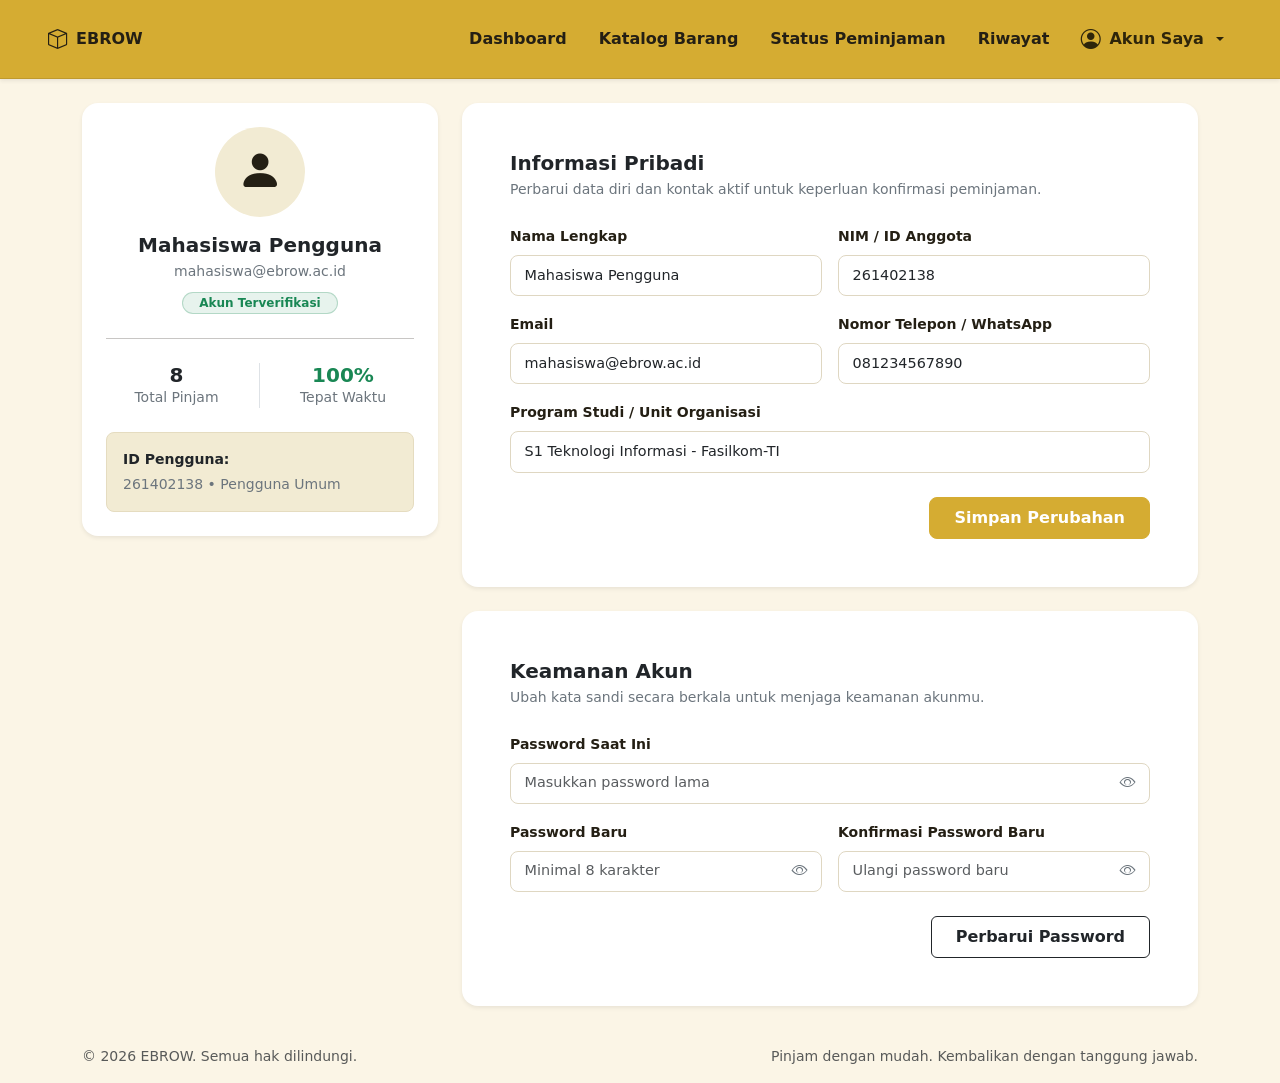
<file: User/profil_user.html>
<!DOCTYPE html>
<html lang="id">
<head>
  <meta charset="UTF-8" />
  <meta name="viewport" content="width=device-width, initial-scale=1.0" />
  <title>EBROW • Profil Pengguna</title>
  <!-- Bootstrap 5 CSS -->
  <link href="https://cdn.jsdelivr.net/npm/bootstrap@5.3.3/dist/css/bootstrap.min.css" rel="stylesheet" />
  <!-- Bootstrap Icons -->
  <link href="https://cdn.jsdelivr.net/npm/bootstrap-icons@1.11.3/font/bootstrap-icons.min.css" rel="stylesheet" />
  <!-- External CSS User -->
  <link rel="stylesheet" href="styleUser.css" />
</head>
<body class="d-flex flex-column min-vh-100">
    
  <!-- Navbar Pengguna -->
  <nav class="navbar navbar-expand-md ebrow-navbar shadow-sm py-3 px-4 px-lg-5 sticky-top">
    <div class="container-fluid px-0">
      <a class="navbar-brand d-flex align-items-center gap-2 fw-bold fs-6 text-dark" href="dashboard_user.html">
        <i class="bi bi-box fs-5"></i>
        <span>EBROW</span>
      </a>

      <button class="navbar-toggler" type="button" data-bs-toggle="collapse" data-bs-target="#navbarUser">
        <span class="navbar-toggler-icon"></span>
      </button>

      <div class="collapse navbar-collapse justify-content-end" id="navbarUser">
        <ul class="navbar-nav align-items-md-center gap-md-3 mt-3 mt-md-0">
          <li class="nav-item">
            <a class="nav-link" href="dashboard_user.html">Dashboard</a>
          </li>
          <li class="nav-item">
            <a class="nav-link" href="../katalog.html">Katalog Barang</a>
          </li>
          <li class="nav-item">
            <a class="nav-link" href="status_peminjaman.html">Status Peminjaman</a>
          </li>
          <li class="nav-item">
            <a class="nav-link" href="riwayat_peminjaman.html">Riwayat</a>
          </li>
          <li class="nav-item dropdown">
            <a class="nav-link dropdown-toggle active fw-semibold d-flex align-items-center gap-2" href="#" role="button" data-bs-toggle="dropdown">
              <i class="bi bi-person-circle fs-5"></i>
              <span>Akun Saya</span>
            </a>
            <ul class="dropdown-menu dropdown-menu-end shadow-sm border-0 rounded-3">
              <li><a class="dropdown-item py-2 active" href="profil_user.html"><i class="bi bi-person me-2"></i>Profil Pengguna</a></li>
              <li><hr class="dropdown-divider"></li>
              <li><a class="dropdown-item py-2 text-danger" href="../login_screen.html"><i class="bi bi-box-arrow-right me-2"></i>Keluar</a></li>
            </ul>
          </li>
        </ul>
      </div>
    </div>
  </nav>

  <!-- Main Content -->
  <main class="container my-4 flex-grow-1">
    <div class="row g-4">
      <!-- Kolom Kiri: Kartu Ringkasan Profil -->
      <div class="col-lg-4">
        <div class="bg-white rounded-4 shadow-sm p-4 text-center">
          <div class="bg-light rounded-circle d-inline-flex align-items-center justify-content-center mb-3 user-avatar-circle">
            <i class="bi bi-person-fill text-dark user-avatar-icon"></i>
          </div>

          <h1 class="h5 fw-bold text-dark mb-1" id="display-name">Mahasiswa Pengguna</h1>
          <p class="small text-secondary mb-2" id="display-email">mahasiswa@ebrow.ac.id</p>
          <span class="badge bg-success bg-opacity-10 text-success border border-success border-opacity-25 rounded-pill px-3 py-1 small">
            Akun Terverifikasi
          </span>

          <hr class="my-4" />

          <div class="row text-center small">
            <div class="col-6 border-end">
              <div class="h5 fw-bold text-dark mb-0">8</div>
              <div class="text-secondary">Total Pinjam</div>
            </div>
            <div class="col-6">
              <div class="h5 fw-bold text-success mb-0">100%</div>
              <div class="text-secondary">Tepat Waktu</div>
            </div>
          </div>

          <div class="ebrow-info-box rounded-3 p-3 small text-secondary text-start mt-4">
            <strong class="d-block text-dark mb-1">ID Pengguna:</strong>
            <span id="display-nim">261402138</span> &bull; Pengguna Umum
          </div>
        </div>
      </div>

      <!-- Kolom Kanan: Form Edit Data & Password -->
      <div class="col-lg-8">
        <!-- Form Informasi Pribadi -->
        <div class="bg-white rounded-4 shadow-sm p-4 p-lg-5 mb-4">
          <h2 class="h5 fw-bold text-dark mb-1">Informasi Pribadi</h2>
          <p class="small text-secondary mb-4">Perbarui data diri dan kontak aktif untuk keperluan konfirmasi peminjaman.</p>

          <form onsubmit="saveProfile(event)">
            <div class="row g-3">
              <div class="col-md-6">
                <label for="prof-name" class="form-label small fw-semibold">Nama Lengkap</label>
                <input type="text" class="form-control ebrow-input" id="prof-name" value="Mahasiswa Pengguna" required />
              </div>
              <div class="col-md-6">
                <label for="prof-nim" class="form-label small fw-semibold">NIM / ID Anggota</label>
                <input type="text" class="form-control ebrow-input" id="prof-nim" value="261402138" required />
              </div>
              <div class="col-md-6">
                <label for="prof-email" class="form-label small fw-semibold">Email</label>
                <input type="email" class="form-control ebrow-input" id="prof-email" value="mahasiswa@ebrow.ac.id" required />
              </div>
              <div class="col-md-6">
                <label for="prof-phone" class="form-label small fw-semibold">Nomor Telepon / WhatsApp</label>
                <input type="tel" class="form-control ebrow-input" id="prof-phone" value="081234567890" required />
              </div>
              <div class="col-12">
                <label for="prof-unit" class="form-label small fw-semibold">Program Studi / Unit Organisasi</label>
                <input type="text" class="form-control ebrow-input" id="prof-unit" value="S1 Teknologi Informasi - Fasilkom-TI" />
              </div>
            </div>

            <div class="mt-4 d-flex justify-content-end">
              <button type="submit" class="btn btn-ebrow px-4 py-2 fw-semibold">Simpan Perubahan</button>
            </div>
          </form>
        </div>

        <!-- Form Keamanan / Ubah Password -->
        <div class="bg-white rounded-4 shadow-sm p-4 p-lg-5">
          <h2 class="h5 fw-bold text-dark mb-1">Keamanan Akun</h2>
          <p class="small text-secondary mb-4">Ubah kata sandi secara berkala untuk menjaga keamanan akunmu.</p>

          <form onsubmit="changePassword(event)">
            <div class="mb-3">
              <label for="old-pass" class="form-label small fw-semibold">Password Saat Ini</label>
              <div class="position-relative">
                <input type="password" class="form-control ebrow-input pe-5" id="old-pass" placeholder="Masukkan password lama" required />
                <button type="button" class="btn btn-link ebrow-password-toggle text-secondary p-0" onclick="togglePassword('old-pass', this)">
                  <i class="bi bi-eye"></i>
                </button>
              </div>
            </div>

            <div class="row g-3 mb-4">
              <div class="col-md-6">
                <label for="new-pass" class="form-label small fw-semibold">Password Baru</label>
                <div class="position-relative">
                  <input type="password" class="form-control ebrow-input pe-5" id="new-pass" placeholder="Minimal 8 karakter" minlength="8" required />
                  <button type="button" class="btn btn-link ebrow-password-toggle text-secondary p-0" onclick="togglePassword('new-pass', this)">
                    <i class="bi bi-eye"></i>
                  </button>
                </div>
              </div>
              <div class="col-md-6">
                <label for="confirm-new-pass" class="form-label small fw-semibold">Konfirmasi Password Baru</label>
                <div class="position-relative">
                  <input type="password" class="form-control ebrow-input pe-5" id="confirm-new-pass" placeholder="Ulangi password baru" minlength="8" required />
                  <button type="button" class="btn btn-link ebrow-password-toggle text-secondary p-0" onclick="togglePassword('confirm-new-pass', this)">
                    <i class="bi bi-eye"></i>
                  </button>
                </div>
              </div>
            </div>

            <div class="d-flex justify-content-end">
              <button type="submit" class="btn btn-outline-dark px-4 py-2 fw-semibold">Perbarui Password</button>
            </div>
          </form>
        </div>
      </div>
    </div>
  </main>

  <!-- Footer -->
  <footer class="container py-3 text-muted small d-flex flex-column flex-sm-row justify-content-between gap-2">
    <span>&copy; 2026 EBROW. Semua hak dilindungi.</span>
    <span>Pinjam dengan mudah. Kembalikan dengan tanggung jawab.</span>
  </footer>

  <!-- Bootstrap 5 JS Bundle -->
  <script src="https://cdn.jsdelivr.net/npm/bootstrap@5.3.3/dist/js/bootstrap.bundle.min.js"></script>
  <script>
    function togglePassword(inputId, btn) {
      const input = document.getElementById(inputId);
      const icon = btn.querySelector('i');
      if (input.type === 'password') {
        input.type = 'text';
        icon.classList.remove('bi-eye');
        icon.classList.add('bi-eye-slash');
      } else {
        input.type = 'password';
        icon.classList.remove('bi-eye-slash');
        icon.classList.add('bi-eye');
      }
    }

    function saveProfile(event) {
      event.preventDefault();
      document.getElementById('display-name').textContent = document.getElementById('prof-name').value;
      document.getElementById('display-email').textContent = document.getElementById('prof-email').value;
      document.getElementById('display-nim').textContent = document.getElementById('prof-nim').value;
      alert('Data profil berhasil diperbarui!');
    }

    function changePassword(event) {
      event.preventDefault();
      const newPass = document.getElementById('new-pass').value;
      const confirmPass = document.getElementById('confirm-new-pass').value;
      if (newPass !== confirmPass) {
        alert('Konfirmasi password baru tidak sesuai!');
        return;
      }
      alert('Password berhasil diubah!');
      event.target.reset();
    }
  </script>
</body>
</html>
</file>
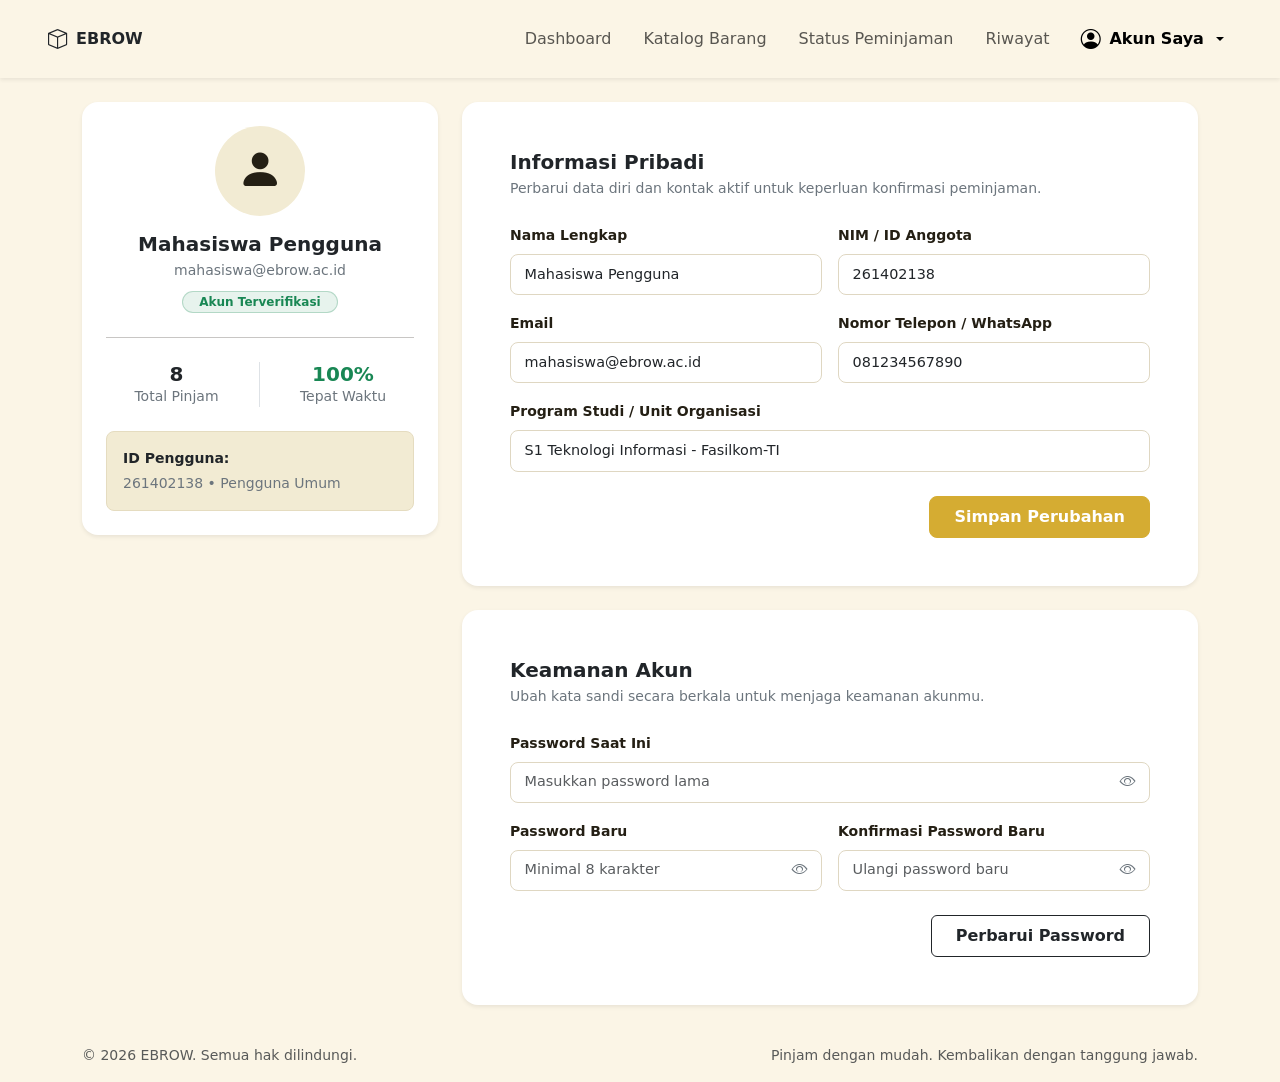
<file: user/profil_user.html>
<!DOCTYPE html>
<html lang="id">
<head>
  <meta charset="UTF-8" />
  <meta name="viewport" content="width=device-width, initial-scale=1.0" />
  <title>EBROW • Profil Pengguna</title>
  <!-- Bootstrap 5 CSS -->
  <link href="https://cdn.jsdelivr.net/npm/bootstrap@5.3.3/dist/css/bootstrap.min.css" rel="stylesheet" />
  <!-- Bootstrap Icons -->
  <link href="https://cdn.jsdelivr.net/npm/bootstrap-icons@1.11.3/font/bootstrap-icons.min.css" rel="stylesheet" />
  <!-- External CSS User -->
  <link rel="stylesheet" href="../assets/css/user.css" />
</head>
<body class="d-flex flex-column min-vh-100">
    
  <!-- Navbar Pengguna -->
  <nav class="navbar navbar-expand-md ebrow-navbar shadow-sm py-3 px-4 px-lg-5 sticky-top">
    <div class="container-fluid px-0">
      <a class="navbar-brand d-flex align-items-center gap-2 fw-bold fs-6 text-dark" href="dashboard_user.html">
        <i class="bi bi-box fs-5"></i>
        <span>EBROW</span>
      </a>

      <button class="navbar-toggler" type="button" data-bs-toggle="collapse" data-bs-target="#navbarUser">
        <span class="navbar-toggler-icon"></span>
      </button>

      <div class="collapse navbar-collapse justify-content-end" id="navbarUser">
        <ul class="navbar-nav align-items-md-center gap-md-3 mt-3 mt-md-0">
          <li class="nav-item">
            <a class="nav-link" href="dashboard_user.html">Dashboard</a>
          </li>
          <li class="nav-item">
            <a class="nav-link" href="../katalog.html">Katalog Barang</a>
          </li>
          <li class="nav-item">
            <a class="nav-link" href="status_peminjaman.html">Status Peminjaman</a>
          </li>
          <li class="nav-item">
            <a class="nav-link" href="riwayat_peminjaman.html">Riwayat</a>
          </li>
          <li class="nav-item dropdown">
            <a class="nav-link dropdown-toggle active fw-semibold d-flex align-items-center gap-2" href="#" role="button" data-bs-toggle="dropdown">
              <i class="bi bi-person-circle fs-5"></i>
              <span>Akun Saya</span>
            </a>
            <ul class="dropdown-menu dropdown-menu-end shadow-sm border-0 rounded-3">
              <li><a class="dropdown-item py-2 active" href="profil_user.html"><i class="bi bi-person me-2"></i>Profil Pengguna</a></li>
              <li><hr class="dropdown-divider"></li>
              <li><a class="dropdown-item py-2 text-danger" href="../login_screen.html"><i class="bi bi-box-arrow-right me-2"></i>Keluar</a></li>
            </ul>
          </li>
        </ul>
      </div>
    </div>
  </nav>

  <!-- Main Content -->
  <main class="container my-4 flex-grow-1">
    <div class="row g-4">
      <!-- Kolom Kiri: Kartu Ringkasan Profil -->
      <div class="col-lg-4">
        <div class="bg-white rounded-4 shadow-sm p-4 text-center">
          <div class="bg-light rounded-circle d-inline-flex align-items-center justify-content-center mb-3 user-avatar-circle">
            <i class="bi bi-person-fill text-dark user-avatar-icon"></i>
          </div>

          <h1 class="h5 fw-bold text-dark mb-1" id="display-name">Mahasiswa Pengguna</h1>
          <p class="small text-secondary mb-2" id="display-email">mahasiswa@ebrow.ac.id</p>
          <span class="badge bg-success bg-opacity-10 text-success border border-success border-opacity-25 rounded-pill px-3 py-1 small">
            Akun Terverifikasi
          </span>

          <hr class="my-4" />

          <div class="row text-center small">
            <div class="col-6 border-end">
              <div class="h5 fw-bold text-dark mb-0">8</div>
              <div class="text-secondary">Total Pinjam</div>
            </div>
            <div class="col-6">
              <div class="h5 fw-bold text-success mb-0">100%</div>
              <div class="text-secondary">Tepat Waktu</div>
            </div>
          </div>

          <div class="ebrow-info-box rounded-3 p-3 small text-secondary text-start mt-4">
            <strong class="d-block text-dark mb-1">ID Pengguna:</strong>
            <span id="display-nim">261402138</span> &bull; Pengguna Umum
          </div>
        </div>
      </div>

      <!-- Kolom Kanan: Form Edit Data & Password -->
      <div class="col-lg-8">
        <!-- Form Informasi Pribadi -->
        <div class="bg-white rounded-4 shadow-sm p-4 p-lg-5 mb-4">
          <h2 class="h5 fw-bold text-dark mb-1">Informasi Pribadi</h2>
          <p class="small text-secondary mb-4">Perbarui data diri dan kontak aktif untuk keperluan konfirmasi peminjaman.</p>

          <form onsubmit="saveProfile(event)">
            <div class="row g-3">
              <div class="col-md-6">
                <label for="prof-name" class="form-label small fw-semibold">Nama Lengkap</label>
                <input type="text" class="form-control ebrow-input" id="prof-name" value="Mahasiswa Pengguna" required />
              </div>
              <div class="col-md-6">
                <label for="prof-nim" class="form-label small fw-semibold">NIM / ID Anggota</label>
                <input type="text" class="form-control ebrow-input" id="prof-nim" value="261402138" required />
              </div>
              <div class="col-md-6">
                <label for="prof-email" class="form-label small fw-semibold">Email</label>
                <input type="email" class="form-control ebrow-input" id="prof-email" value="mahasiswa@ebrow.ac.id" required />
              </div>
              <div class="col-md-6">
                <label for="prof-phone" class="form-label small fw-semibold">Nomor Telepon / WhatsApp</label>
                <input type="tel" class="form-control ebrow-input" id="prof-phone" value="081234567890" required />
              </div>
              <div class="col-12">
                <label for="prof-unit" class="form-label small fw-semibold">Program Studi / Unit Organisasi</label>
                <input type="text" class="form-control ebrow-input" id="prof-unit" value="S1 Teknologi Informasi - Fasilkom-TI" />
              </div>
            </div>

            <div class="mt-4 d-flex justify-content-end">
              <button type="submit" class="btn btn-ebrow px-4 py-2 fw-semibold">Simpan Perubahan</button>
            </div>
          </form>
        </div>

        <!-- Form Keamanan / Ubah Password -->
        <div class="bg-white rounded-4 shadow-sm p-4 p-lg-5">
          <h2 class="h5 fw-bold text-dark mb-1">Keamanan Akun</h2>
          <p class="small text-secondary mb-4">Ubah kata sandi secara berkala untuk menjaga keamanan akunmu.</p>

          <form onsubmit="changePassword(event)">
            <div class="mb-3">
              <label for="old-pass" class="form-label small fw-semibold">Password Saat Ini</label>
              <div class="position-relative">
                <input type="password" class="form-control ebrow-input pe-5" id="old-pass" placeholder="Masukkan password lama" required />
                <button type="button" class="btn btn-link ebrow-password-toggle text-secondary p-0" onclick="togglePassword('old-pass', this)">
                  <i class="bi bi-eye"></i>
                </button>
              </div>
            </div>

            <div class="row g-3 mb-4">
              <div class="col-md-6">
                <label for="new-pass" class="form-label small fw-semibold">Password Baru</label>
                <div class="position-relative">
                  <input type="password" class="form-control ebrow-input pe-5" id="new-pass" placeholder="Minimal 8 karakter" minlength="8" required />
                  <button type="button" class="btn btn-link ebrow-password-toggle text-secondary p-0" onclick="togglePassword('new-pass', this)">
                    <i class="bi bi-eye"></i>
                  </button>
                </div>
              </div>
              <div class="col-md-6">
                <label for="confirm-new-pass" class="form-label small fw-semibold">Konfirmasi Password Baru</label>
                <div class="position-relative">
                  <input type="password" class="form-control ebrow-input pe-5" id="confirm-new-pass" placeholder="Ulangi password baru" minlength="8" required />
                  <button type="button" class="btn btn-link ebrow-password-toggle text-secondary p-0" onclick="togglePassword('confirm-new-pass', this)">
                    <i class="bi bi-eye"></i>
                  </button>
                </div>
              </div>
            </div>

            <div class="d-flex justify-content-end">
              <button type="submit" class="btn btn-outline-dark px-4 py-2 fw-semibold">Perbarui Password</button>
            </div>
          </form>
        </div>
      </div>
    </div>
  </main>

  <!-- Footer -->
  <footer class="container py-3 text-muted small d-flex flex-column flex-sm-row justify-content-between gap-2">
    <span>&copy; 2026 EBROW. Semua hak dilindungi.</span>
    <span>Pinjam dengan mudah. Kembalikan dengan tanggung jawab.</span>
  </footer>

  <!-- Bootstrap 5 JS Bundle -->
  <script src="https://cdn.jsdelivr.net/npm/bootstrap@5.3.3/dist/js/bootstrap.bundle.min.js"></script>
  <script>
    function togglePassword(inputId, btn) {
      const input = document.getElementById(inputId);
      const icon = btn.querySelector('i');
      if (input.type === 'password') {
        input.type = 'text';
        icon.classList.remove('bi-eye');
        icon.classList.add('bi-eye-slash');
      } else {
        input.type = 'password';
        icon.classList.remove('bi-eye-slash');
        icon.classList.add('bi-eye');
      }
    }

    function saveProfile(event) {
      event.preventDefault();
      document.getElementById('display-name').textContent = document.getElementById('prof-name').value;
      document.getElementById('display-email').textContent = document.getElementById('prof-email').value;
      document.getElementById('display-nim').textContent = document.getElementById('prof-nim').value;
      alert('Data profil berhasil diperbarui!');
    }

    function changePassword(event) {
      event.preventDefault();
      const newPass = document.getElementById('new-pass').value;
      const confirmPass = document.getElementById('confirm-new-pass').value;
      if (newPass !== confirmPass) {
        alert('Konfirmasi password baru tidak sesuai!');
        return;
      }
      alert('Password berhasil diubah!');
      event.target.reset();
    }
  </script>
</body>
</html>
</file>
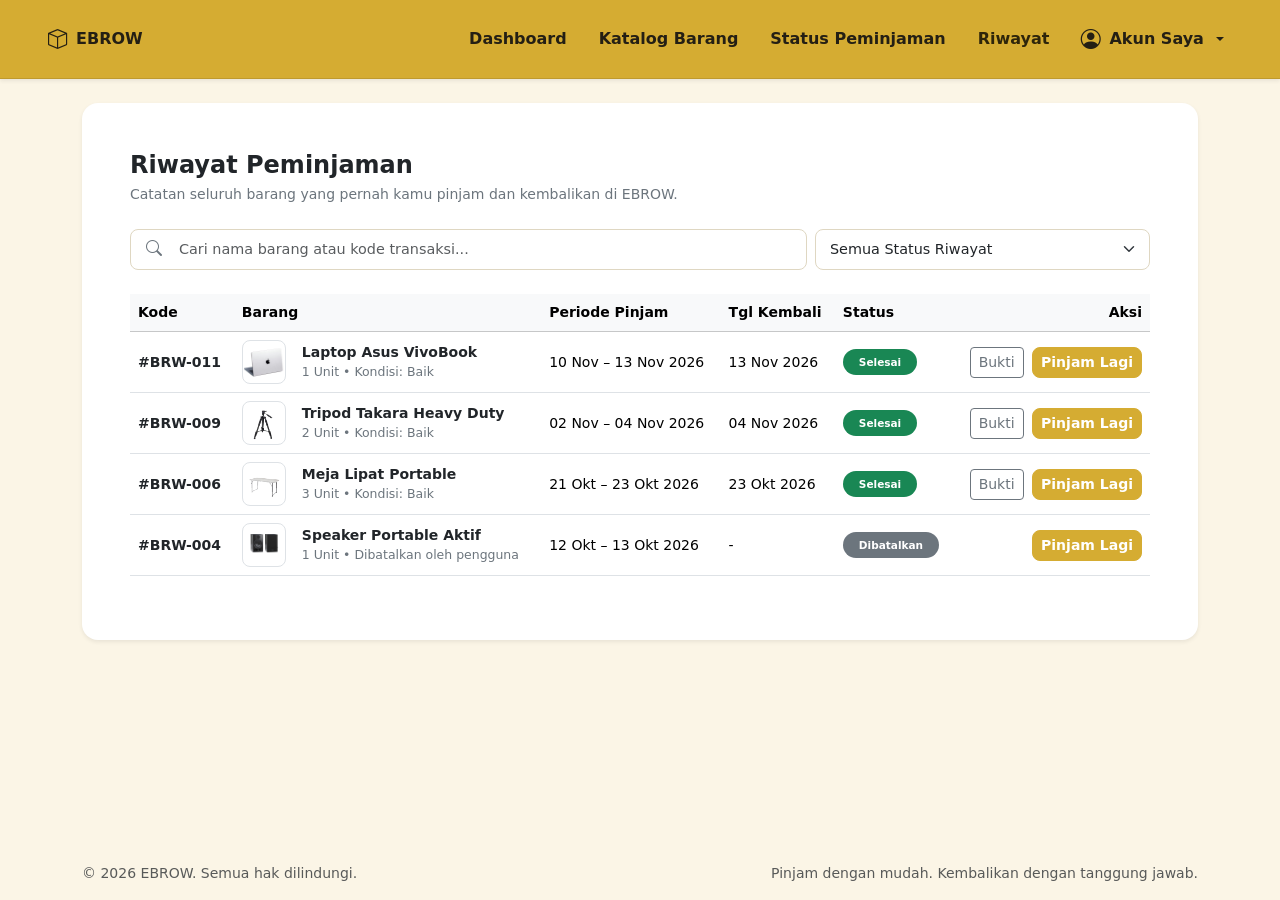
<file: User/riwayat_peminjaman.html>
<!DOCTYPE html>
<html lang="id">
<head>
  <meta charset="UTF-8" />
  <meta name="viewport" content="width=device-width, initial-scale=1.0" />
  <title>EBROW • Riwayat Peminjaman</title>
  <!-- Bootstrap 5 CSS -->
  <link href="https://cdn.jsdelivr.net/npm/bootstrap@5.3.3/dist/css/bootstrap.min.css" rel="stylesheet" />
  <!-- Bootstrap Icons -->
  <link href="https://cdn.jsdelivr.net/npm/bootstrap-icons@1.11.3/font/bootstrap-icons.min.css" rel="stylesheet" />
  <!-- External CSS User -->
  <link rel="stylesheet" href="styleUser.css" />
</head>
<body class="d-flex flex-column min-vh-100">

  <!-- Navbar Pengguna -->
  <nav class="navbar navbar-expand-md ebrow-navbar shadow-sm py-3 px-4 px-lg-5 sticky-top">
    <div class="container-fluid px-0">
      <a class="navbar-brand d-flex align-items-center gap-2 fw-bold fs-6 text-dark" href="dashboard_user.html">
        <i class="bi bi-box fs-5"></i>
        <span>EBROW</span>
      </a>

      <button class="navbar-toggler" type="button" data-bs-toggle="collapse" data-bs-target="#navbarUser">
        <span class="navbar-toggler-icon"></span>
      </button>

      <div class="collapse navbar-collapse justify-content-end" id="navbarUser">
        <ul class="navbar-nav align-items-md-center gap-md-3 mt-3 mt-md-0">
          <li class="nav-item">
            <a class="nav-link" href="dashboard_user.html">Dashboard</a>
          </li>
          <li class="nav-item">
            <a class="nav-link" href="../katalog.html">Katalog Barang</a>
          </li>
          <li class="nav-item">
            <a class="nav-link" href="status_peminjaman.html">Status Peminjaman</a>
          </li>
          <li class="nav-item">
            <a class="nav-link active fw-semibold" href="riwayat_peminjaman.html">Riwayat</a>
          </li>
          <li class="nav-item dropdown">
            <a class="nav-link dropdown-toggle d-flex align-items-center gap-2" href="#" role="button" data-bs-toggle="dropdown">
              <i class="bi bi-person-circle fs-5"></i>
              <span>Akun Saya</span>
            </a>
            <ul class="dropdown-menu dropdown-menu-end shadow-sm border-0 rounded-3">
              <li><a class="dropdown-item py-2" href="profil_user.html"><i class="bi bi-person me-2"></i>Profil Pengguna</a></li>
              <li><hr class="dropdown-divider"></li>
              <li><a class="dropdown-item py-2 text-danger" href="../login_screen.html"><i class="bi bi-box-arrow-right me-2"></i>Keluar</a></li>
            </ul>
          </li>
        </ul>
      </div>
    </div>
  </nav>

  <!-- Main Content -->
  <main class="container my-4 flex-grow-1">
    <div class="bg-white rounded-4 shadow-sm p-4 p-lg-5">
      <div class="mb-4">
        <h1 class="h4 fw-bold text-dark mb-1">Riwayat Peminjaman</h1>
        <p class="small text-secondary mb-0">Catatan seluruh barang yang pernah kamu pinjam dan kembalikan di EBROW.</p>
      </div>

      <!-- Bar Pencarian & Filter -->
      <div class="row g-2 mb-4">
        <div class="col-md-8">
          <div class="position-relative">
            <input type="text" id="searchHistory" class="form-control ebrow-input ps-5" placeholder="Cari nama barang atau kode transaksi..." onkeyup="filterHistory()" />
            <i class="bi bi-search text-secondary position-absolute top-50 start-0 translate-middle-y ms-3"></i>
          </div>
        </div>
        <div class="col-md-4">
          <select id="filterStatusHistory" class="form-select ebrow-input" onchange="filterHistory()">
            <option value="all">Semua Status Riwayat</option>
            <option value="Selesai">Selesai Dikembalikan</option>
            <option value="Dibatalkan">Dibatalkan</option>
          </select>
        </div>
      </div>

      <!-- Tabel Riwayat -->
      <div class="table-responsive">
        <table class="table table-hover align-middle" id="historyTable">
          <thead class="table-light small text-secondary">
            <tr>
              <th>Kode</th>
              <th>Barang</th>
              <th>Periode Pinjam</th>
              <th>Tgl Kembali</th>
              <th>Status</th>
              <th class="text-end">Aksi</th>
            </tr>
          </thead>
          <tbody class="small">
            <tr data-status="Selesai">
              <td class="fw-semibold text-dark">#BRW-011</td>
              <td>
                <div class="d-flex align-items-center gap-3">
                  <img src="../assets/laptop.jpeg" alt="Laptop" class="rounded-3 border user-item-thumb" />
                  <div>
                    <div class="fw-semibold text-dark item-name">Laptop Asus VivoBook</div>
                    <div class="text-secondary user-item-subtext">1 Unit • Kondisi: Baik</div>
                  </div>
                </div>
              </td>
              <td>10 Nov – 13 Nov 2026</td>
              <td>13 Nov 2026</td>
              <td><span class="badge bg-success rounded-pill px-3 py-2">Selesai</span></td>
              <td class="text-end">
                <button type="button" class="btn btn-outline-secondary btn-sm me-1"
                  onclick="openProofModal('#BRW-011', 'Laptop Asus VivoBook (1 Unit)', '10 Nov – 13 Nov 2026', '13 Nov 2026, 14.20 WIB', 'Lengkap & Baik (Tepat Waktu)')">
                  Bukti
                </button>
                <a href="../katalog.html" class="btn btn-ebrow btn-sm fw-semibold">Pinjam Lagi</a>
              </td>
            </tr>

            <tr data-status="Selesai">
              <td class="fw-semibold text-dark">#BRW-009</td>
              <td>
                <div class="d-flex align-items-center gap-3">
                  <img src="../assets/tripod.jpeg" alt="Tripod" class="rounded-3 border user-item-thumb" />
                  <div>
                    <div class="fw-semibold text-dark item-name">Tripod Takara Heavy Duty</div>
                    <div class="text-secondary user-item-subtext">2 Unit • Kondisi: Baik</div>
                  </div>
                </div>
              </td>
              <td>02 Nov – 04 Nov 2026</td>
              <td>04 Nov 2026</td>
              <td><span class="badge bg-success rounded-pill px-3 py-2">Selesai</span></td>
              <td class="text-end">
                <button type="button" class="btn btn-outline-secondary btn-sm me-1"
                  onclick="openProofModal('#BRW-009', 'Tripod Takara Heavy Duty (2 Unit)', '02 Nov – 04 Nov 2026', '04 Nov 2026, 11.05 WIB', 'Lengkap & Baik (Tepat Waktu)')">
                  Bukti
                </button>
                <a href="../katalog.html" class="btn btn-ebrow btn-sm fw-semibold">Pinjam Lagi</a>
              </td>
            </tr>

            <tr data-status="Selesai">
              <td class="fw-semibold text-dark">#BRW-006</td>
              <td>
                <div class="d-flex align-items-center gap-3">
                  <img src="../assets/meja.jpeg" alt="Meja" class="rounded-3 border user-item-thumb" />
                  <div>
                    <div class="fw-semibold text-dark item-name">Meja Lipat Portable</div>
                    <div class="text-secondary user-item-subtext">3 Unit • Kondisi: Baik</div>
                  </div>
                </div>
              </td>
              <td>21 Okt – 23 Okt 2026</td>
              <td>23 Okt 2026</td>
              <td><span class="badge bg-success rounded-pill px-3 py-2">Selesai</span></td>
              <td class="text-end">
                <button type="button" class="btn btn-outline-secondary btn-sm me-1"
                  onclick="openProofModal('#BRW-006', 'Meja Lipat Portable (3 Unit)', '21 Okt – 23 Okt 2026', '23 Okt 2026, 15.45 WIB', 'Lengkap & Baik (Tepat Waktu)')">
                  Bukti
                </button>
                <a href="../katalog.html" class="btn btn-ebrow btn-sm fw-semibold">Pinjam Lagi</a>
              </td>
            </tr>

            <tr data-status="Dibatalkan">
              <td class="fw-semibold text-dark">#BRW-004</td>
              <td>
                <div class="d-flex align-items-center gap-3">
                  <img src="../assets/speaker.jpeg" alt="Speaker" class="rounded-3 border user-item-thumb" />
                  <div>
                    <div class="fw-semibold text-dark item-name">Speaker Portable Aktif</div>
                    <div class="text-secondary user-item-subtext">1 Unit • Dibatalkan oleh pengguna</div>
                  </div>
                </div>
              </td>
              <td>12 Okt – 13 Okt 2026</td>
              <td>-</td>
              <td><span class="badge bg-secondary rounded-pill px-3 py-2">Dibatalkan</span></td>
              <td class="text-end">
                <a href="../katalog.html" class="btn btn-ebrow btn-sm fw-semibold">Pinjam Lagi</a>
              </td>
            </tr>
          </tbody>
        </table>
      </div>
    </div>
  </main>

  <!-- Modal Bukti Pengembalian -->
  <div class="modal fade" id="proofModal" tabindex="-1" aria-hidden="true">
    <div class="modal-dialog modal-dialog-centered">
      <div class="modal-content rounded-4 border-0 shadow">
        <div class="modal-header border-bottom-0 pb-0">
          <h5 class="modal-title fw-bold">Bukti Pengembalian Barang</h5>
          <button type="button" class="btn-close" data-bs-dismiss="modal" aria-label="Close"></button>
        </div>
        <div class="modal-body small">
          <div class="text-center py-3">
            <div class="bg-success bg-opacity-10 text-success rounded-circle d-inline-flex p-3 mb-2">
              <i class="bi bi-patch-check-fill fs-2"></i>
            </div>
            <h6 class="fw-bold mb-0">Pengembalian Terverifikasi</h6>
            <span class="text-secondary" id="proof-kode">#BRW-011</span>
          </div>

          <div class="bg-light rounded-3 p-3">
            <div class="d-flex justify-content-between mb-2">
              <span class="text-secondary">Barang</span>
              <span class="fw-semibold text-dark" id="proof-barang">-</span>
            </div>
            <div class="d-flex justify-content-between mb-2">
              <span class="text-secondary">Periode Pinjam</span>
              <span class="fw-semibold text-dark" id="proof-periode">-</span>
            </div>
            <div class="d-flex justify-content-between mb-2">
              <span class="text-secondary">Waktu Kembali</span>
              <span class="fw-semibold text-dark" id="proof-waktu">-</span>
            </div>
            <div class="d-flex justify-content-between">
              <span class="text-secondary">Kondisi Verifikasi</span>
              <span class="fw-bold text-success" id="proof-kondisi">-</span>
            </div>
          </div>
        </div>
        <div class="modal-footer border-top-0 pt-0">
          <button type="button" class="btn btn-ebrow w-100 fw-semibold" data-bs-dismiss="modal">Selesai</button>
        </div>
      </div>
    </div>
  </div>

  <!-- Footer -->
  <footer class="container py-3 text-muted small d-flex flex-column flex-sm-row justify-content-between gap-2">
    <span>&copy; 2026 EBROW. Semua hak dilindungi.</span>
    <span>Pinjam dengan mudah. Kembalikan dengan tanggung jawab.</span>
  </footer>

  <!-- Bootstrap 5 JS Bundle -->
  <script src="https://cdn.jsdelivr.net/npm/bootstrap@5.3.3/dist/js/bootstrap.bundle.min.js"></script>
  <script>
    function filterHistory() {
      const keyword = document.getElementById('searchHistory').value.toLowerCase();
      const statusFilter = document.getElementById('filterStatusHistory').value;
      const rows = document.querySelectorAll('#historyTable tbody tr');

      rows.forEach(row => {
        const text = row.textContent.toLowerCase();
        const rowStatus = row.getAttribute('data-status');
        const matchSearch = text.includes(keyword);
        const matchStatus = (statusFilter === 'all' || rowStatus === statusFilter);

        if (matchSearch && matchStatus) {
          row.classList.remove('d-none');
        } else {
          row.classList.add('d-none');
        }
      });
    }

    function openProofModal(kode, barang, periode, waktu, kondisi) {
      document.getElementById('proof-kode').textContent = kode;
      document.getElementById('proof-barang').textContent = barang;
      document.getElementById('proof-periode').textContent = periode;
      document.getElementById('proof-waktu').textContent = waktu;
      document.getElementById('proof-kondisi').textContent = kondisi;

      const modal = new bootstrap.Modal(document.getElementById('proofModal'));
      modal.show();
    }
  </script>
</body>
</html>
</file>
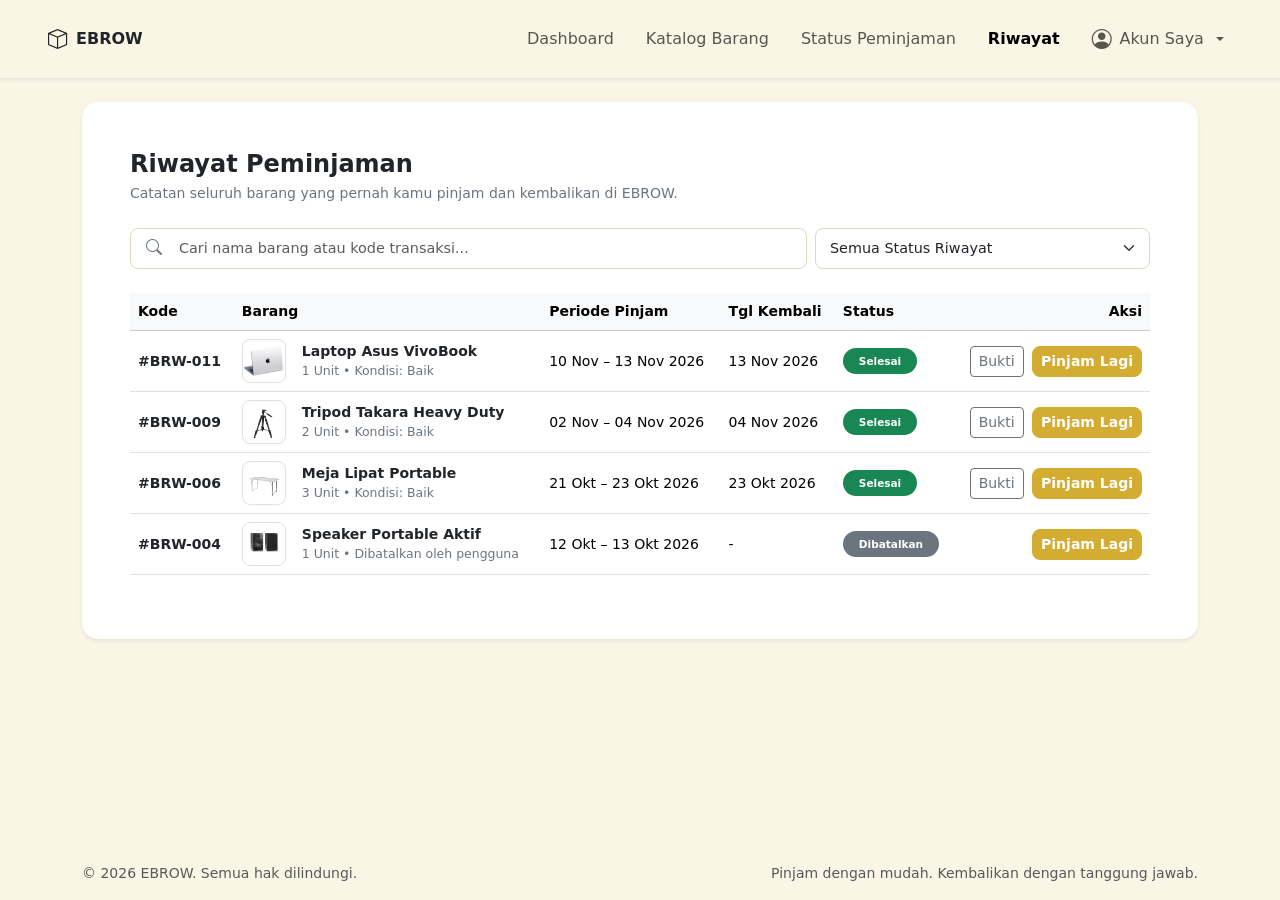
<file: user/riwayat_peminjaman.html>
<!DOCTYPE html>
<html lang="id">
<head>
  <meta charset="UTF-8" />
  <meta name="viewport" content="width=device-width, initial-scale=1.0" />
  <title>EBROW • Riwayat Peminjaman</title>
  <!-- Bootstrap 5 CSS -->
  <link href="https://cdn.jsdelivr.net/npm/bootstrap@5.3.3/dist/css/bootstrap.min.css" rel="stylesheet" />
  <!-- Bootstrap Icons -->
  <link href="https://cdn.jsdelivr.net/npm/bootstrap-icons@1.11.3/font/bootstrap-icons.min.css" rel="stylesheet" />
  <!-- External CSS User -->
  <link rel="stylesheet" href="../assets/css/user.css" />
</head>
<body class="d-flex flex-column min-vh-100">

  <!-- Navbar Pengguna -->
  <nav class="navbar navbar-expand-md ebrow-navbar shadow-sm py-3 px-4 px-lg-5 sticky-top">
    <div class="container-fluid px-0">
      <a class="navbar-brand d-flex align-items-center gap-2 fw-bold fs-6 text-dark" href="dashboard_user.html">
        <i class="bi bi-box fs-5"></i>
        <span>EBROW</span>
      </a>

      <button class="navbar-toggler" type="button" data-bs-toggle="collapse" data-bs-target="#navbarUser">
        <span class="navbar-toggler-icon"></span>
      </button>

      <div class="collapse navbar-collapse justify-content-end" id="navbarUser">
        <ul class="navbar-nav align-items-md-center gap-md-3 mt-3 mt-md-0">
          <li class="nav-item">
            <a class="nav-link" href="dashboard_user.html">Dashboard</a>
          </li>
          <li class="nav-item">
            <a class="nav-link" href="../katalog.html">Katalog Barang</a>
          </li>
          <li class="nav-item">
            <a class="nav-link" href="status_peminjaman.html">Status Peminjaman</a>
          </li>
          <li class="nav-item">
            <a class="nav-link active fw-semibold" href="riwayat_peminjaman.html">Riwayat</a>
          </li>
          <li class="nav-item dropdown">
            <a class="nav-link dropdown-toggle d-flex align-items-center gap-2" href="#" role="button" data-bs-toggle="dropdown">
              <i class="bi bi-person-circle fs-5"></i>
              <span>Akun Saya</span>
            </a>
            <ul class="dropdown-menu dropdown-menu-end shadow-sm border-0 rounded-3">
              <li><a class="dropdown-item py-2" href="profil_user.html"><i class="bi bi-person me-2"></i>Profil Pengguna</a></li>
              <li><hr class="dropdown-divider"></li>
              <li><a class="dropdown-item py-2 text-danger" href="../login_screen.html"><i class="bi bi-box-arrow-right me-2"></i>Keluar</a></li>
            </ul>
          </li>
        </ul>
      </div>
    </div>
  </nav>

  <!-- Main Content -->
  <main class="container my-4 flex-grow-1">
    <div class="bg-white rounded-4 shadow-sm p-4 p-lg-5">
      <div class="mb-4">
        <h1 class="h4 fw-bold text-dark mb-1">Riwayat Peminjaman</h1>
        <p class="small text-secondary mb-0">Catatan seluruh barang yang pernah kamu pinjam dan kembalikan di EBROW.</p>
      </div>

      <!-- Bar Pencarian & Filter -->
      <div class="row g-2 mb-4">
        <div class="col-md-8">
          <div class="position-relative">
            <input type="text" id="searchHistory" class="form-control ebrow-input ps-5" placeholder="Cari nama barang atau kode transaksi..." onkeyup="filterHistory()" />
            <i class="bi bi-search text-secondary position-absolute top-50 start-0 translate-middle-y ms-3"></i>
          </div>
        </div>
        <div class="col-md-4">
          <select id="filterStatusHistory" class="form-select ebrow-input" onchange="filterHistory()">
            <option value="all">Semua Status Riwayat</option>
            <option value="Selesai">Selesai Dikembalikan</option>
            <option value="Dibatalkan">Dibatalkan</option>
          </select>
        </div>
      </div>

      <!-- Tabel Riwayat -->
      <div class="table-responsive">
        <table class="table table-hover align-middle" id="historyTable">
          <thead class="table-light small text-secondary">
            <tr>
              <th>Kode</th>
              <th>Barang</th>
              <th>Periode Pinjam</th>
              <th>Tgl Kembali</th>
              <th>Status</th>
              <th class="text-end">Aksi</th>
            </tr>
          </thead>
          <tbody class="small">
            <tr data-status="Selesai">
              <td class="fw-semibold text-dark">#BRW-011</td>
              <td>
                <div class="d-flex align-items-center gap-3">
                  <img src="../assets/images/laptop.jpeg" alt="Laptop" class="rounded-3 border user-item-thumb" />
                  <div>
                    <div class="fw-semibold text-dark item-name">Laptop Asus VivoBook</div>
                    <div class="text-secondary user-item-subtext">1 Unit • Kondisi: Baik</div>
                  </div>
                </div>
              </td>
              <td>10 Nov – 13 Nov 2026</td>
              <td>13 Nov 2026</td>
              <td><span class="badge bg-success rounded-pill px-3 py-2">Selesai</span></td>
              <td class="text-end">
                <button type="button" class="btn btn-outline-secondary btn-sm me-1"
                  onclick="openProofModal('#BRW-011', 'Laptop Asus VivoBook (1 Unit)', '10 Nov – 13 Nov 2026', '13 Nov 2026, 14.20 WIB', 'Lengkap & Baik (Tepat Waktu)')">
                  Bukti
                </button>
                <a href="../katalog.html" class="btn btn-ebrow btn-sm fw-semibold">Pinjam Lagi</a>
              </td>
            </tr>

            <tr data-status="Selesai">
              <td class="fw-semibold text-dark">#BRW-009</td>
              <td>
                <div class="d-flex align-items-center gap-3">
                  <img src="../assets/images/tripod.jpeg" alt="Tripod" class="rounded-3 border user-item-thumb" />
                  <div>
                    <div class="fw-semibold text-dark item-name">Tripod Takara Heavy Duty</div>
                    <div class="text-secondary user-item-subtext">2 Unit • Kondisi: Baik</div>
                  </div>
                </div>
              </td>
              <td>02 Nov – 04 Nov 2026</td>
              <td>04 Nov 2026</td>
              <td><span class="badge bg-success rounded-pill px-3 py-2">Selesai</span></td>
              <td class="text-end">
                <button type="button" class="btn btn-outline-secondary btn-sm me-1"
                  onclick="openProofModal('#BRW-009', 'Tripod Takara Heavy Duty (2 Unit)', '02 Nov – 04 Nov 2026', '04 Nov 2026, 11.05 WIB', 'Lengkap & Baik (Tepat Waktu)')">
                  Bukti
                </button>
                <a href="../katalog.html" class="btn btn-ebrow btn-sm fw-semibold">Pinjam Lagi</a>
              </td>
            </tr>

            <tr data-status="Selesai">
              <td class="fw-semibold text-dark">#BRW-006</td>
              <td>
                <div class="d-flex align-items-center gap-3">
                  <img src="../assets/images/meja.jpeg" alt="Meja" class="rounded-3 border user-item-thumb" />
                  <div>
                    <div class="fw-semibold text-dark item-name">Meja Lipat Portable</div>
                    <div class="text-secondary user-item-subtext">3 Unit • Kondisi: Baik</div>
                  </div>
                </div>
              </td>
              <td>21 Okt – 23 Okt 2026</td>
              <td>23 Okt 2026</td>
              <td><span class="badge bg-success rounded-pill px-3 py-2">Selesai</span></td>
              <td class="text-end">
                <button type="button" class="btn btn-outline-secondary btn-sm me-1"
                  onclick="openProofModal('#BRW-006', 'Meja Lipat Portable (3 Unit)', '21 Okt – 23 Okt 2026', '23 Okt 2026, 15.45 WIB', 'Lengkap & Baik (Tepat Waktu)')">
                  Bukti
                </button>
                <a href="../katalog.html" class="btn btn-ebrow btn-sm fw-semibold">Pinjam Lagi</a>
              </td>
            </tr>

            <tr data-status="Dibatalkan">
              <td class="fw-semibold text-dark">#BRW-004</td>
              <td>
                <div class="d-flex align-items-center gap-3">
                  <img src="../assets/images/speaker.jpeg" alt="Speaker" class="rounded-3 border user-item-thumb" />
                  <div>
                    <div class="fw-semibold text-dark item-name">Speaker Portable Aktif</div>
                    <div class="text-secondary user-item-subtext">1 Unit • Dibatalkan oleh pengguna</div>
                  </div>
                </div>
              </td>
              <td>12 Okt – 13 Okt 2026</td>
              <td>-</td>
              <td><span class="badge bg-secondary rounded-pill px-3 py-2">Dibatalkan</span></td>
              <td class="text-end">
                <a href="../katalog.html" class="btn btn-ebrow btn-sm fw-semibold">Pinjam Lagi</a>
              </td>
            </tr>
          </tbody>
        </table>
      </div>
    </div>
  </main>

  <!-- Modal Bukti Pengembalian -->
  <div class="modal fade" id="proofModal" tabindex="-1" aria-hidden="true">
    <div class="modal-dialog modal-dialog-centered">
      <div class="modal-content rounded-4 border-0 shadow">
        <div class="modal-header border-bottom-0 pb-0">
          <h5 class="modal-title fw-bold">Bukti Pengembalian Barang</h5>
          <button type="button" class="btn-close" data-bs-dismiss="modal" aria-label="Close"></button>
        </div>
        <div class="modal-body small">
          <div class="text-center py-3">
            <div class="bg-success bg-opacity-10 text-success rounded-circle d-inline-flex p-3 mb-2">
              <i class="bi bi-patch-check-fill fs-2"></i>
            </div>
            <h6 class="fw-bold mb-0">Pengembalian Terverifikasi</h6>
            <span class="text-secondary" id="proof-kode">#BRW-011</span>
          </div>

          <div class="bg-light rounded-3 p-3">
            <div class="d-flex justify-content-between mb-2">
              <span class="text-secondary">Barang</span>
              <span class="fw-semibold text-dark" id="proof-barang">-</span>
            </div>
            <div class="d-flex justify-content-between mb-2">
              <span class="text-secondary">Periode Pinjam</span>
              <span class="fw-semibold text-dark" id="proof-periode">-</span>
            </div>
            <div class="d-flex justify-content-between mb-2">
              <span class="text-secondary">Waktu Kembali</span>
              <span class="fw-semibold text-dark" id="proof-waktu">-</span>
            </div>
            <div class="d-flex justify-content-between">
              <span class="text-secondary">Kondisi Verifikasi</span>
              <span class="fw-bold text-success" id="proof-kondisi">-</span>
            </div>
          </div>
        </div>
        <div class="modal-footer border-top-0 pt-0">
          <button type="button" class="btn btn-ebrow w-100 fw-semibold" data-bs-dismiss="modal">Selesai</button>
        </div>
      </div>
    </div>
  </div>

  <!-- Footer -->
  <footer class="container py-3 text-muted small d-flex flex-column flex-sm-row justify-content-between gap-2">
    <span>&copy; 2026 EBROW. Semua hak dilindungi.</span>
    <span>Pinjam dengan mudah. Kembalikan dengan tanggung jawab.</span>
  </footer>

  <!-- Bootstrap 5 JS Bundle -->
  <script src="https://cdn.jsdelivr.net/npm/bootstrap@5.3.3/dist/js/bootstrap.bundle.min.js"></script>
  <script>
    function filterHistory() {
      const keyword = document.getElementById('searchHistory').value.toLowerCase();
      const statusFilter = document.getElementById('filterStatusHistory').value;
      const rows = document.querySelectorAll('#historyTable tbody tr');

      rows.forEach(row => {
        const text = row.textContent.toLowerCase();
        const rowStatus = row.getAttribute('data-status');
        const matchSearch = text.includes(keyword);
        const matchStatus = (statusFilter === 'all' || rowStatus === statusFilter);

        if (matchSearch && matchStatus) {
          row.classList.remove('d-none');
        } else {
          row.classList.add('d-none');
        }
      });
    }

    function openProofModal(kode, barang, periode, waktu, kondisi) {
      document.getElementById('proof-kode').textContent = kode;
      document.getElementById('proof-barang').textContent = barang;
      document.getElementById('proof-periode').textContent = periode;
      document.getElementById('proof-waktu').textContent = waktu;
      document.getElementById('proof-kondisi').textContent = kondisi;

      const modal = new bootstrap.Modal(document.getElementById('proofModal'));
      modal.show();
    }
  </script>
</body>
</html>
</file>
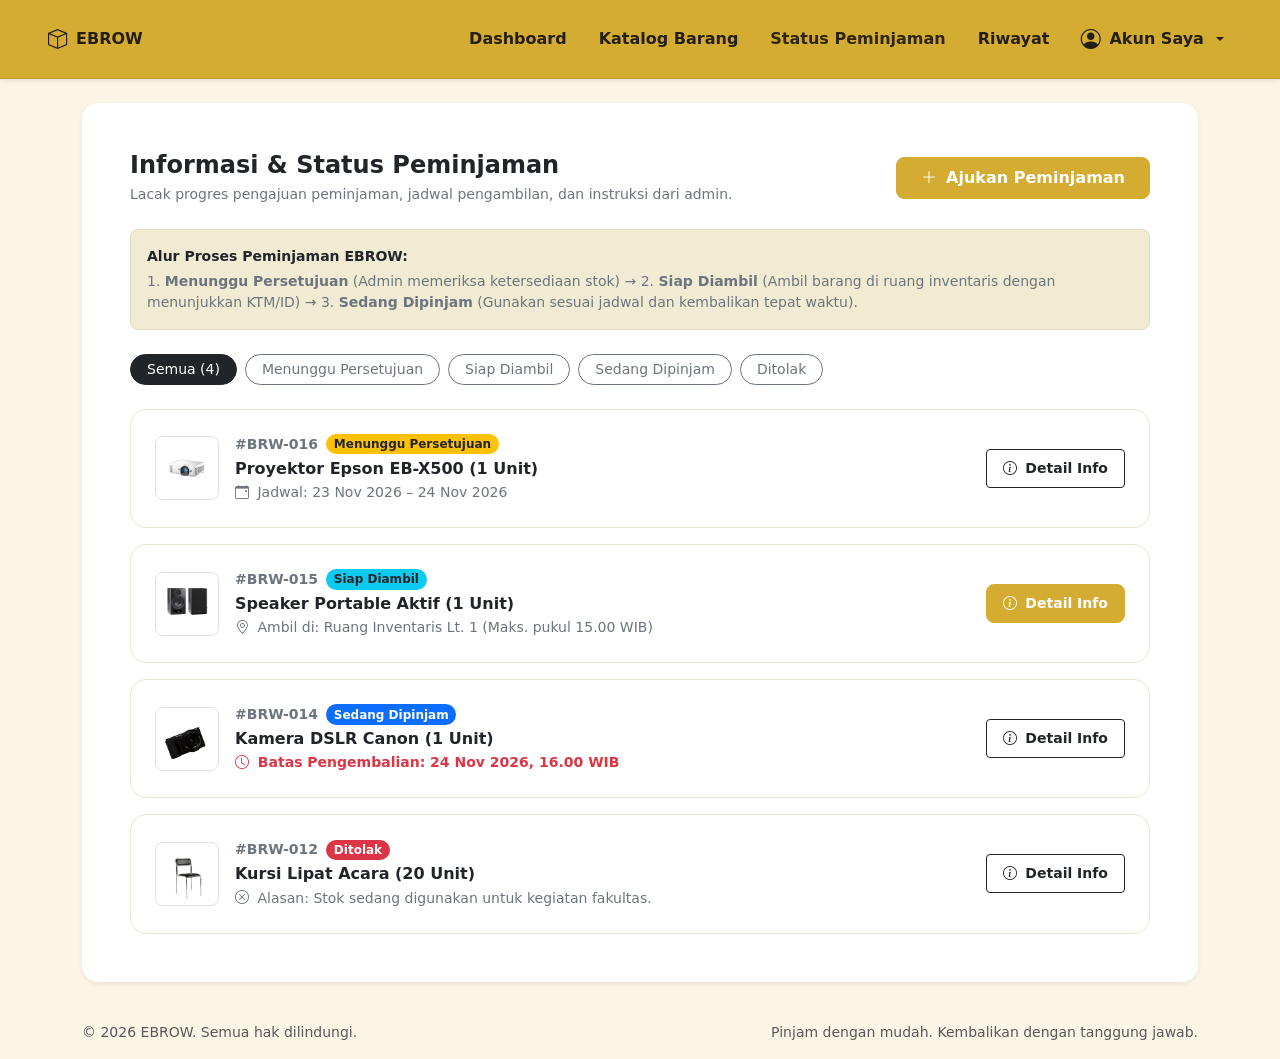
<file: User/status_peminjaman.html>
<!DOCTYPE html>
<html lang="id">
<head>
  <meta charset="UTF-8" />
  <meta name="viewport" content="width=device-width, initial-scale=1.0" />
  <title>EBROW • Informasi & Status Peminjaman</title>
  <!-- Bootstrap 5 CSS -->
  <link href="https://cdn.jsdelivr.net/npm/bootstrap@5.3.3/dist/css/bootstrap.min.css" rel="stylesheet" />
  <!-- Bootstrap Icons -->
  <link href="https://cdn.jsdelivr.net/npm/bootstrap-icons@1.11.3/font/bootstrap-icons.min.css" rel="stylesheet" />
  <!-- External CSS User -->
  <link rel="stylesheet" href="styleUser.css" />
</head>
<body class="d-flex flex-column min-vh-100">

 <!-- Navbar Pengguna -->
  <nav class="navbar navbar-expand-md ebrow-navbar shadow-sm py-3 px-4 px-lg-5 sticky-top">
    <div class="container-fluid px-0">
      <a class="navbar-brand d-flex align-items-center gap-2 fw-bold fs-6 text-dark" href="dashboard_user.html">
        <i class="bi bi-box fs-5"></i>
        <span>EBROW</span>
      </a>

      <button class="navbar-toggler" type="button" data-bs-toggle="collapse" data-bs-target="#navbarUser">
        <span class="navbar-toggler-icon"></span>
      </button>

      <div class="collapse navbar-collapse justify-content-end" id="navbarUser">
        <ul class="navbar-nav align-items-md-center gap-md-3 mt-3 mt-md-0">
          <li class="nav-item">
            <a class="nav-link" href="dashboard_user.html">Dashboard</a>
          </li>
          <li class="nav-item">
            <a class="nav-link" href="../katalog.html">Katalog Barang</a>
          </li>
          <li class="nav-item">
            <a class="nav-link active fw-semibold" href="status_peminjaman.html">Status Peminjaman</a>
          </li>
          <li class="nav-item">
            <a class="nav-link" href="riwayat_peminjaman.html">Riwayat</a>
          </li>
          <li class="nav-item dropdown">
            <a class="nav-link dropdown-toggle d-flex align-items-center gap-2" href="#" role="button" data-bs-toggle="dropdown">
              <i class="bi bi-person-circle fs-5"></i>
              <span>Akun Saya</span>
            </a>
            <ul class="dropdown-menu dropdown-menu-end shadow-sm border-0 rounded-3">
              <li><a class="dropdown-item py-2" href="profil_user.html"><i class="bi bi-person me-2"></i>Profil Pengguna</a></li>
              <li><hr class="dropdown-divider"></li>
              <li><a class="dropdown-item py-2 text-danger" href="../login_screen.html"><i class="bi bi-box-arrow-right me-2"></i>Keluar</a></li>
            </ul>
          </li>
        </ul>
      </div>
    </div>
  </nav>

  <!-- Main Content -->
  <main class="container my-4 flex-grow-1">
    <div class="bg-white rounded-4 shadow-sm p-4 p-lg-5">
      <div class="d-flex flex-column flex-md-row justify-content-between align-items-md-center gap-3 mb-4">
        <div>
          <h1 class="h4 fw-bold text-dark mb-1">Informasi &amp; Status Peminjaman</h1>
          <p class="small text-secondary mb-0">Lacak progres pengajuan peminjaman, jadwal pengambilan, dan instruksi dari admin.</p>
        </div>
        <a href="../katalog.html" class="btn btn-ebrow px-4 py-2 fw-semibold">
          <i class="bi bi-plus-lg me-1"></i> Ajukan Peminjaman
        </a>
      </div>

      <!-- Alur Informasi Peminjaman -->
      <div class="ebrow-info-box rounded-3 p-3 small text-secondary mb-4">
        <strong class="d-block text-dark mb-1">Alur Proses Peminjaman EBROW:</strong>
        1. <strong>Menunggu Persetujuan</strong> (Admin memeriksa ketersediaan stok) &rarr;
        2. <strong>Siap Diambil</strong> (Ambil barang di ruang inventaris dengan menunjukkan KTM/ID) &rarr;
        3. <strong>Sedang Dipinjam</strong> (Gunakan sesuai jadwal dan kembalikan tepat waktu).
      </div>

      <!-- Filter Tab Status -->
      <div class="d-flex flex-wrap gap-2 mb-4" id="status-filter-buttons">
        <button type="button" class="btn btn-dark btn-sm rounded-pill px-3" onclick="filterStatus('all', this)">Semua (4)</button>
        <button type="button" class="btn btn-outline-secondary btn-sm rounded-pill px-3" onclick="filterStatus('menunggu', this)">Menunggu Persetujuan</button>
        <button type="button" class="btn btn-outline-secondary btn-sm rounded-pill px-3" onclick="filterStatus('siap', this)">Siap Diambil</button>
        <button type="button" class="btn btn-outline-secondary btn-sm rounded-pill px-3" onclick="filterStatus('dipinjam', this)">Sedang Dipinjam</button>
        <button type="button" class="btn btn-outline-secondary btn-sm rounded-pill px-3" onclick="filterStatus('ditolak', this)">Ditolak</button>
      </div>

      <!-- Daftar Kartu Status Peminjaman -->
      <div class="row g-3" id="status-list">
        <!-- Item 1: Menunggu Persetujuan -->
        <div class="col-12 status-item" data-status="menunggu">
          <div class="border rounded-4 p-3 p-md-4 d-flex flex-column flex-md-row justify-content-between align-items-md-center gap-3 user-status-card">
            <div class="d-flex align-items-center gap-3">
              <img src="../assets/proyektor.jpeg" alt="Proyektor" class="rounded-3 border user-item-thumb-lg" />
              <div>
                <div class="d-flex align-items-center gap-2 mb-1">
                  <span class="small fw-bold text-secondary">#BRW-016</span>
                  <span class="badge bg-warning text-dark rounded-pill">Menunggu Persetujuan</span>
                </div>
                <h2 class="h6 fw-bold text-dark mb-1">Proyektor Epson EB-X500 (1 Unit)</h2>
                <div class="small text-secondary">
                  <i class="bi bi-calendar-event me-1"></i> Jadwal: 23 Nov 2026 – 24 Nov 2026
                </div>
              </div>
            </div>
            <div class="d-flex gap-2">
              <button type="button" class="btn btn-outline-dark btn-sm px-3 py-2 fw-semibold"
                onclick="openDetailModal('#BRW-016', 'Proyektor Epson EB-X500', '1 Unit', '23 Nov 2026 – 24 Nov 2026', 'Menunggu Persetujuan', 'Pengajuan sedang ditinjau oleh admin inventaris. Estimasi verifikasi maksimal 1x24 jam.', 'Ruang Inventaris Gedung Utama Lt. 1')">
                <i class="bi bi-info-circle me-1"></i> Detail Info
              </button>
            </div>
          </div>
        </div>

        <!-- Item 2: Siap Diambil -->
        <div class="col-12 status-item" data-status="siap">
          <div class="border rounded-4 p-3 p-md-4 d-flex flex-column flex-md-row justify-content-between align-items-md-center gap-3 user-status-card">
            <div class="d-flex align-items-center gap-3">
              <img src="../assets/speaker.jpeg" alt="Speaker" class="rounded-3 border user-item-thumb-lg" />
              <div>
                <div class="d-flex align-items-center gap-2 mb-1">
                  <span class="small fw-bold text-secondary">#BRW-015</span>
                  <span class="badge bg-info text-dark rounded-pill">Siap Diambil</span>
                </div>
                <h2 class="h6 fw-bold text-dark mb-1">Speaker Portable Aktif (1 Unit)</h2>
                <div class="small text-secondary">
                  <i class="bi bi-geo-alt me-1"></i> Ambil di: Ruang Inventaris Lt. 1 (Maks. pukul 15.00 WIB)
                </div>
              </div>
            </div>
            <div class="d-flex gap-2">
              <button type="button" class="btn btn-ebrow btn-sm px-3 py-2 fw-semibold"
                onclick="openDetailModal('#BRW-015', 'Speaker Portable Aktif', '1 Unit', '22 Nov 2026 – 25 Nov 2026', 'Disetujui / Siap Diambil', 'Pengajuan disetujui! Silakan ambil barang di loket inventaris dengan membawa kartu identitas (KTM).', 'Ruang Inventaris Gedung Utama Lt. 1')">
                <i class="bi bi-info-circle me-1"></i> Detail Info
              </button>
            </div>
          </div>
        </div>

        <!-- Item 3: Sedang Dipinjam -->
        <div class="col-12 status-item" data-status="dipinjam">
          <div class="border rounded-4 p-3 p-md-4 d-flex flex-column flex-md-row justify-content-between align-items-md-center gap-3 user-status-card">
            <div class="d-flex align-items-center gap-3">
              <img src="../assets/kamera.jpeg" alt="Kamera" class="rounded-3 border user-item-thumb-lg" />
              <div>
                <div class="d-flex align-items-center gap-2 mb-1">
                  <span class="small fw-bold text-secondary">#BRW-014</span>
                  <span class="badge bg-primary rounded-pill">Sedang Dipinjam</span>
                </div>
                <h2 class="h6 fw-bold text-dark mb-1">Kamera DSLR Canon (1 Unit)</h2>
                <div class="small text-danger fw-semibold">
                  <i class="bi bi-clock me-1"></i> Batas Pengembalian: 24 Nov 2026, 16.00 WIB
                </div>
              </div>
            </div>
            <div class="d-flex gap-2">
              <button type="button" class="btn btn-outline-dark btn-sm px-3 py-2 fw-semibold"
                onclick="openDetailModal('#BRW-014', 'Kamera DSLR Canon', '1 Unit', '20 Nov 2026 – 24 Nov 2026', 'Sedang Dipinjam', 'Barang telah diserahkan dalam kondisi lengkap (body kamera, lensa kit, baterai, charger, dan tas). Kembalikan sebelum batas waktu.', 'Ruang Inventaris Gedung Utama Lt. 1')">
                <i class="bi bi-info-circle me-1"></i> Detail Info
              </button>
            </div>
          </div>
        </div>

        <!-- Item 4: Ditolak -->
        <div class="col-12 status-item" data-status="ditolak">
          <div class="border rounded-4 p-3 p-md-4 d-flex flex-column flex-md-row justify-content-between align-items-md-center gap-3 user-status-card">
            <div class="d-flex align-items-center gap-3">
              <img src="../assets/kursi.jpeg" alt="Kursi" class="rounded-3 border user-item-thumb-lg" />
              <div>
                <div class="d-flex align-items-center gap-2 mb-1">
                  <span class="small fw-bold text-secondary">#BRW-012</span>
                  <span class="badge bg-danger rounded-pill">Ditolak</span>
                </div>
                <h2 class="h6 fw-bold text-dark mb-1">Kursi Lipat Acara (20 Unit)</h2>
                <div class="small text-secondary">
                  <i class="bi bi-x-circle me-1"></i> Alasan: Stok sedang digunakan untuk kegiatan fakultas.
                </div>
              </div>
            </div>
            <div class="d-flex gap-2">
              <button type="button" class="btn btn-outline-dark btn-sm px-3 py-2 fw-semibold"
                onclick="openDetailModal('#BRW-012', 'Kursi Lipat Acara', '20 Unit', '18 Nov 2026 – 19 Nov 2026', 'Ditolak', 'Mohon maaf, seluruh stok kursi lipat pada tanggal tersebut telah dibooking untuk acara seminar fakultas.', '-')">
                <i class="bi bi-info-circle me-1"></i> Detail Info
              </button>
            </div>
          </div>
        </div>
      </div>
    </div>
  </main>

  <!-- Modal Detail Informasi Peminjaman -->
  <div class="modal fade" id="detailModal" tabindex="-1" aria-labelledby="detailModalLabel" aria-hidden="true">
    <div class="modal-dialog modal-dialog-centered">
      <div class="modal-content rounded-4 border-0 shadow">
        <div class="modal-header border-bottom-0 pb-0">
          <h5 class="modal-title fw-bold" id="detailModalLabel">Detail Informasi Peminjaman</h5>
          <button type="button" class="btn-close" data-bs-dismiss="modal" aria-label="Close"></button>
        </div>
        <div class="modal-body small">
          <div class="bg-light rounded-3 p-3 mb-3">
            <div class="d-flex justify-content-between mb-2">
              <span class="text-secondary">Kode Peminjaman</span>
              <span class="fw-bold text-dark" id="modal-kode">-</span>
            </div>
            <div class="d-flex justify-content-between mb-2">
              <span class="text-secondary">Nama Barang</span>
              <span class="fw-semibold text-dark" id="modal-barang">-</span>
            </div>
            <div class="d-flex justify-content-between mb-2">
              <span class="text-secondary">Jumlah</span>
              <span class="fw-semibold text-dark" id="modal-jumlah">-</span>
            </div>
            <div class="d-flex justify-content-between mb-2">
              <span class="text-secondary">Periode Pinjam</span>
              <span class="fw-semibold text-dark" id="modal-tanggal">-</span>
            </div>
            <div class="d-flex justify-content-between mb-2">
              <span class="text-secondary">Lokasi Pengambilan</span>
              <span class="fw-semibold text-dark text-end" id="modal-lokasi">-</span>
            </div>
            <div class="d-flex justify-content-between">
              <span class="text-secondary">Status Saat Ini</span>
              <span class="fw-bold text-primary" id="modal-status">-</span>
            </div>
          </div>

          <div class="ebrow-info-box rounded-3 p-3">
            <strong class="d-block text-dark mb-1">Catatan &amp; Instruksi Admin:</strong>
            <span class="text-secondary" id="modal-catatan">-</span>
          </div>
        </div>
        <div class="modal-footer border-top-0 pt-0">
          <button type="button" class="btn btn-ebrow w-100 fw-semibold" data-bs-dismiss="modal">Tutup</button>
        </div>
      </div>
    </div>
  </div>

  <!-- Footer -->
  <footer class="container py-3 text-muted small d-flex flex-column flex-sm-row justify-content-between gap-2">
    <span>&copy; 2026 EBROW. Semua hak dilindungi.</span>
    <span>Pinjam dengan mudah. Kembalikan dengan tanggung jawab.</span>
  </footer>

  <!-- Bootstrap 5 JS Bundle -->
  <script src="https://cdn.jsdelivr.net/npm/bootstrap@5.3.3/dist/js/bootstrap.bundle.min.js"></script>
  <script>
    function filterStatus(status, btnElement) {
      const buttons = document.querySelectorAll('#status-filter-buttons button');
      buttons.forEach(btn => {
        btn.classList.remove('btn-dark');
        btn.classList.add('btn-outline-secondary');
      });
      btnElement.classList.remove('btn-outline-secondary');
      btnElement.classList.add('btn-dark');

      const items = document.querySelectorAll('.status-item');
      items.forEach(item => {
        if (status === 'all' || item.getAttribute('data-status') === status) {
          item.classList.remove('d-none');
        } else {
          item.classList.add('d-none');
        }
      });
    }

    function openDetailModal(kode, barang, jumlah, tanggal, status, catatan, lokasi) {
      document.getElementById('modal-kode').textContent = kode;
      document.getElementById('modal-barang').textContent = barang;
      document.getElementById('modal-jumlah').textContent = jumlah;
      document.getElementById('modal-tanggal').textContent = tanggal;
      document.getElementById('modal-status').textContent = status;
      document.getElementById('modal-catatan').textContent = catatan;
      document.getElementById('modal-lokasi').textContent = lokasi;

      const modal = new bootstrap.Modal(document.getElementById('detailModal'));
      modal.show();
    }
  </script>
</body>
</html>
</file>
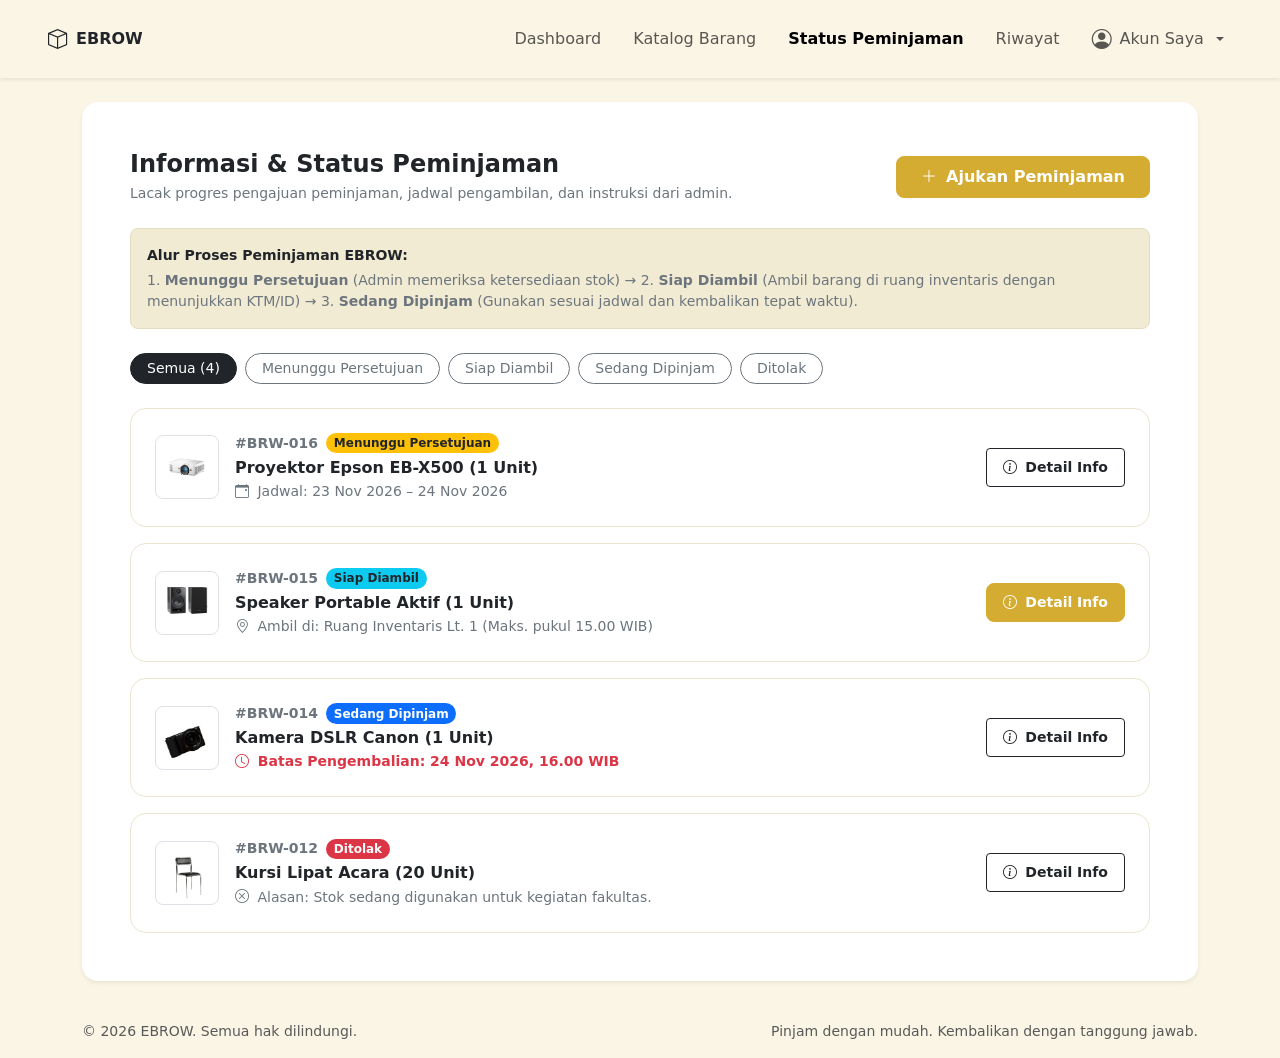
<file: user/status_peminjaman.html>
<!DOCTYPE html>
<html lang="id">
<head>
  <meta charset="UTF-8" />
  <meta name="viewport" content="width=device-width, initial-scale=1.0" />
  <title>EBROW • Informasi & Status Peminjaman</title>
  <!-- Bootstrap 5 CSS -->
  <link href="https://cdn.jsdelivr.net/npm/bootstrap@5.3.3/dist/css/bootstrap.min.css" rel="stylesheet" />
  <!-- Bootstrap Icons -->
  <link href="https://cdn.jsdelivr.net/npm/bootstrap-icons@1.11.3/font/bootstrap-icons.min.css" rel="stylesheet" />
  <!-- External CSS User -->
  <link rel="stylesheet" href="../assets/css/user.css" />
</head>
<body class="d-flex flex-column min-vh-100">

 <!-- Navbar Pengguna -->
  <nav class="navbar navbar-expand-md ebrow-navbar shadow-sm py-3 px-4 px-lg-5 sticky-top">
    <div class="container-fluid px-0">
      <a class="navbar-brand d-flex align-items-center gap-2 fw-bold fs-6 text-dark" href="dashboard_user.html">
        <i class="bi bi-box fs-5"></i>
        <span>EBROW</span>
      </a>

      <button class="navbar-toggler" type="button" data-bs-toggle="collapse" data-bs-target="#navbarUser">
        <span class="navbar-toggler-icon"></span>
      </button>

      <div class="collapse navbar-collapse justify-content-end" id="navbarUser">
        <ul class="navbar-nav align-items-md-center gap-md-3 mt-3 mt-md-0">
          <li class="nav-item">
            <a class="nav-link" href="dashboard_user.html">Dashboard</a>
          </li>
          <li class="nav-item">
            <a class="nav-link" href="../katalog.html">Katalog Barang</a>
          </li>
          <li class="nav-item">
            <a class="nav-link active fw-semibold" href="status_peminjaman.html">Status Peminjaman</a>
          </li>
          <li class="nav-item">
            <a class="nav-link" href="riwayat_peminjaman.html">Riwayat</a>
          </li>
          <li class="nav-item dropdown">
            <a class="nav-link dropdown-toggle d-flex align-items-center gap-2" href="#" role="button" data-bs-toggle="dropdown">
              <i class="bi bi-person-circle fs-5"></i>
              <span>Akun Saya</span>
            </a>
            <ul class="dropdown-menu dropdown-menu-end shadow-sm border-0 rounded-3">
              <li><a class="dropdown-item py-2" href="profil_user.html"><i class="bi bi-person me-2"></i>Profil Pengguna</a></li>
              <li><hr class="dropdown-divider"></li>
              <li><a class="dropdown-item py-2 text-danger" href="../login_screen.html"><i class="bi bi-box-arrow-right me-2"></i>Keluar</a></li>
            </ul>
          </li>
        </ul>
      </div>
    </div>
  </nav>

  <!-- Main Content -->
  <main class="container my-4 flex-grow-1">
    <div class="bg-white rounded-4 shadow-sm p-4 p-lg-5">
      <div class="d-flex flex-column flex-md-row justify-content-between align-items-md-center gap-3 mb-4">
        <div>
          <h1 class="h4 fw-bold text-dark mb-1">Informasi &amp; Status Peminjaman</h1>
          <p class="small text-secondary mb-0">Lacak progres pengajuan peminjaman, jadwal pengambilan, dan instruksi dari admin.</p>
        </div>
        <a href="../katalog.html" class="btn btn-ebrow px-4 py-2 fw-semibold">
          <i class="bi bi-plus-lg me-1"></i> Ajukan Peminjaman
        </a>
      </div>

      <!-- Alur Informasi Peminjaman -->
      <div class="ebrow-info-box rounded-3 p-3 small text-secondary mb-4">
        <strong class="d-block text-dark mb-1">Alur Proses Peminjaman EBROW:</strong>
        1. <strong>Menunggu Persetujuan</strong> (Admin memeriksa ketersediaan stok) &rarr;
        2. <strong>Siap Diambil</strong> (Ambil barang di ruang inventaris dengan menunjukkan KTM/ID) &rarr;
        3. <strong>Sedang Dipinjam</strong> (Gunakan sesuai jadwal dan kembalikan tepat waktu).
      </div>

      <!-- Filter Tab Status -->
      <div class="d-flex flex-wrap gap-2 mb-4" id="status-filter-buttons">
        <button type="button" class="btn btn-dark btn-sm rounded-pill px-3" onclick="filterStatus('all', this)">Semua (4)</button>
        <button type="button" class="btn btn-outline-secondary btn-sm rounded-pill px-3" onclick="filterStatus('menunggu', this)">Menunggu Persetujuan</button>
        <button type="button" class="btn btn-outline-secondary btn-sm rounded-pill px-3" onclick="filterStatus('siap', this)">Siap Diambil</button>
        <button type="button" class="btn btn-outline-secondary btn-sm rounded-pill px-3" onclick="filterStatus('dipinjam', this)">Sedang Dipinjam</button>
        <button type="button" class="btn btn-outline-secondary btn-sm rounded-pill px-3" onclick="filterStatus('ditolak', this)">Ditolak</button>
      </div>

      <!-- Daftar Kartu Status Peminjaman -->
      <div class="row g-3" id="status-list">
        <!-- Item 1: Menunggu Persetujuan -->
        <div class="col-12 status-item" data-status="menunggu">
          <div class="border rounded-4 p-3 p-md-4 d-flex flex-column flex-md-row justify-content-between align-items-md-center gap-3 user-status-card">
            <div class="d-flex align-items-center gap-3">
              <img src="../assets/images/proyektor.jpeg" alt="Proyektor" class="rounded-3 border user-item-thumb-lg" />
              <div>
                <div class="d-flex align-items-center gap-2 mb-1">
                  <span class="small fw-bold text-secondary">#BRW-016</span>
                  <span class="badge bg-warning text-dark rounded-pill">Menunggu Persetujuan</span>
                </div>
                <h2 class="h6 fw-bold text-dark mb-1">Proyektor Epson EB-X500 (1 Unit)</h2>
                <div class="small text-secondary">
                  <i class="bi bi-calendar-event me-1"></i> Jadwal: 23 Nov 2026 – 24 Nov 2026
                </div>
              </div>
            </div>
            <div class="d-flex gap-2">
              <button type="button" class="btn btn-outline-dark btn-sm px-3 py-2 fw-semibold"
                onclick="openDetailModal('#BRW-016', 'Proyektor Epson EB-X500', '1 Unit', '23 Nov 2026 – 24 Nov 2026', 'Menunggu Persetujuan', 'Pengajuan sedang ditinjau oleh admin inventaris. Estimasi verifikasi maksimal 1x24 jam.', 'Ruang Inventaris Gedung Utama Lt. 1')">
                <i class="bi bi-info-circle me-1"></i> Detail Info
              </button>
            </div>
          </div>
        </div>

        <!-- Item 2: Siap Diambil -->
        <div class="col-12 status-item" data-status="siap">
          <div class="border rounded-4 p-3 p-md-4 d-flex flex-column flex-md-row justify-content-between align-items-md-center gap-3 user-status-card">
            <div class="d-flex align-items-center gap-3">
              <img src="../assets/images/speaker.jpeg" alt="Speaker" class="rounded-3 border user-item-thumb-lg" />
              <div>
                <div class="d-flex align-items-center gap-2 mb-1">
                  <span class="small fw-bold text-secondary">#BRW-015</span>
                  <span class="badge bg-info text-dark rounded-pill">Siap Diambil</span>
                </div>
                <h2 class="h6 fw-bold text-dark mb-1">Speaker Portable Aktif (1 Unit)</h2>
                <div class="small text-secondary">
                  <i class="bi bi-geo-alt me-1"></i> Ambil di: Ruang Inventaris Lt. 1 (Maks. pukul 15.00 WIB)
                </div>
              </div>
            </div>
            <div class="d-flex gap-2">
              <button type="button" class="btn btn-ebrow btn-sm px-3 py-2 fw-semibold"
                onclick="openDetailModal('#BRW-015', 'Speaker Portable Aktif', '1 Unit', '22 Nov 2026 – 25 Nov 2026', 'Disetujui / Siap Diambil', 'Pengajuan disetujui! Silakan ambil barang di loket inventaris dengan membawa kartu identitas (KTM).', 'Ruang Inventaris Gedung Utama Lt. 1')">
                <i class="bi bi-info-circle me-1"></i> Detail Info
              </button>
            </div>
          </div>
        </div>

        <!-- Item 3: Sedang Dipinjam -->
        <div class="col-12 status-item" data-status="dipinjam">
          <div class="border rounded-4 p-3 p-md-4 d-flex flex-column flex-md-row justify-content-between align-items-md-center gap-3 user-status-card">
            <div class="d-flex align-items-center gap-3">
              <img src="../assets/images/kamera.jpeg" alt="Kamera" class="rounded-3 border user-item-thumb-lg" />
              <div>
                <div class="d-flex align-items-center gap-2 mb-1">
                  <span class="small fw-bold text-secondary">#BRW-014</span>
                  <span class="badge bg-primary rounded-pill">Sedang Dipinjam</span>
                </div>
                <h2 class="h6 fw-bold text-dark mb-1">Kamera DSLR Canon (1 Unit)</h2>
                <div class="small text-danger fw-semibold">
                  <i class="bi bi-clock me-1"></i> Batas Pengembalian: 24 Nov 2026, 16.00 WIB
                </div>
              </div>
            </div>
            <div class="d-flex gap-2">
              <button type="button" class="btn btn-outline-dark btn-sm px-3 py-2 fw-semibold"
                onclick="openDetailModal('#BRW-014', 'Kamera DSLR Canon', '1 Unit', '20 Nov 2026 – 24 Nov 2026', 'Sedang Dipinjam', 'Barang telah diserahkan dalam kondisi lengkap (body kamera, lensa kit, baterai, charger, dan tas). Kembalikan sebelum batas waktu.', 'Ruang Inventaris Gedung Utama Lt. 1')">
                <i class="bi bi-info-circle me-1"></i> Detail Info
              </button>
            </div>
          </div>
        </div>

        <!-- Item 4: Ditolak -->
        <div class="col-12 status-item" data-status="ditolak">
          <div class="border rounded-4 p-3 p-md-4 d-flex flex-column flex-md-row justify-content-between align-items-md-center gap-3 user-status-card">
            <div class="d-flex align-items-center gap-3">
              <img src="../assets/images/kursi.jpeg" alt="Kursi" class="rounded-3 border user-item-thumb-lg" />
              <div>
                <div class="d-flex align-items-center gap-2 mb-1">
                  <span class="small fw-bold text-secondary">#BRW-012</span>
                  <span class="badge bg-danger rounded-pill">Ditolak</span>
                </div>
                <h2 class="h6 fw-bold text-dark mb-1">Kursi Lipat Acara (20 Unit)</h2>
                <div class="small text-secondary">
                  <i class="bi bi-x-circle me-1"></i> Alasan: Stok sedang digunakan untuk kegiatan fakultas.
                </div>
              </div>
            </div>
            <div class="d-flex gap-2">
              <button type="button" class="btn btn-outline-dark btn-sm px-3 py-2 fw-semibold"
                onclick="openDetailModal('#BRW-012', 'Kursi Lipat Acara', '20 Unit', '18 Nov 2026 – 19 Nov 2026', 'Ditolak', 'Mohon maaf, seluruh stok kursi lipat pada tanggal tersebut telah dibooking untuk acara seminar fakultas.', '-')">
                <i class="bi bi-info-circle me-1"></i> Detail Info
              </button>
            </div>
          </div>
        </div>
      </div>
    </div>
  </main>

  <!-- Modal Detail Informasi Peminjaman -->
  <div class="modal fade" id="detailModal" tabindex="-1" aria-labelledby="detailModalLabel" aria-hidden="true">
    <div class="modal-dialog modal-dialog-centered">
      <div class="modal-content rounded-4 border-0 shadow">
        <div class="modal-header border-bottom-0 pb-0">
          <h5 class="modal-title fw-bold" id="detailModalLabel">Detail Informasi Peminjaman</h5>
          <button type="button" class="btn-close" data-bs-dismiss="modal" aria-label="Close"></button>
        </div>
        <div class="modal-body small">
          <div class="bg-light rounded-3 p-3 mb-3">
            <div class="d-flex justify-content-between mb-2">
              <span class="text-secondary">Kode Peminjaman</span>
              <span class="fw-bold text-dark" id="modal-kode">-</span>
            </div>
            <div class="d-flex justify-content-between mb-2">
              <span class="text-secondary">Nama Barang</span>
              <span class="fw-semibold text-dark" id="modal-barang">-</span>
            </div>
            <div class="d-flex justify-content-between mb-2">
              <span class="text-secondary">Jumlah</span>
              <span class="fw-semibold text-dark" id="modal-jumlah">-</span>
            </div>
            <div class="d-flex justify-content-between mb-2">
              <span class="text-secondary">Periode Pinjam</span>
              <span class="fw-semibold text-dark" id="modal-tanggal">-</span>
            </div>
            <div class="d-flex justify-content-between mb-2">
              <span class="text-secondary">Lokasi Pengambilan</span>
              <span class="fw-semibold text-dark text-end" id="modal-lokasi">-</span>
            </div>
            <div class="d-flex justify-content-between">
              <span class="text-secondary">Status Saat Ini</span>
              <span class="fw-bold text-primary" id="modal-status">-</span>
            </div>
          </div>

          <div class="ebrow-info-box rounded-3 p-3">
            <strong class="d-block text-dark mb-1">Catatan &amp; Instruksi Admin:</strong>
            <span class="text-secondary" id="modal-catatan">-</span>
          </div>
        </div>
        <div class="modal-footer border-top-0 pt-0">
          <button type="button" class="btn btn-ebrow w-100 fw-semibold" data-bs-dismiss="modal">Tutup</button>
        </div>
      </div>
    </div>
  </div>

  <!-- Footer -->
  <footer class="container py-3 text-muted small d-flex flex-column flex-sm-row justify-content-between gap-2">
    <span>&copy; 2026 EBROW. Semua hak dilindungi.</span>
    <span>Pinjam dengan mudah. Kembalikan dengan tanggung jawab.</span>
  </footer>

  <!-- Bootstrap 5 JS Bundle -->
  <script src="https://cdn.jsdelivr.net/npm/bootstrap@5.3.3/dist/js/bootstrap.bundle.min.js"></script>
  <script>
    function filterStatus(status, btnElement) {
      const buttons = document.querySelectorAll('#status-filter-buttons button');
      buttons.forEach(btn => {
        btn.classList.remove('btn-dark');
        btn.classList.add('btn-outline-secondary');
      });
      btnElement.classList.remove('btn-outline-secondary');
      btnElement.classList.add('btn-dark');

      const items = document.querySelectorAll('.status-item');
      items.forEach(item => {
        if (status === 'all' || item.getAttribute('data-status') === status) {
          item.classList.remove('d-none');
        } else {
          item.classList.add('d-none');
        }
      });
    }

    function openDetailModal(kode, barang, jumlah, tanggal, status, catatan, lokasi) {
      document.getElementById('modal-kode').textContent = kode;
      document.getElementById('modal-barang').textContent = barang;
      document.getElementById('modal-jumlah').textContent = jumlah;
      document.getElementById('modal-tanggal').textContent = tanggal;
      document.getElementById('modal-status').textContent = status;
      document.getElementById('modal-catatan').textContent = catatan;
      document.getElementById('modal-lokasi').textContent = lokasi;

      const modal = new bootstrap.Modal(document.getElementById('detailModal'));
      modal.show();
    }
  </script>
</body>
</html>
</file>
<file: detail.css>
/*  PENGATURAN DASAR  */
body {
  background-color: #fcf2de;
  font-family: "Montserrat", sans-serif;
  color: #493529;
  margin: 0;
}

/*  NAVBAR  */
.navbar {
  background-color: #cca333;
  padding-top: 10px;
  padding-bottom: 10px;
}

.navbar-brand {
  font-size: 24px;
  color: #493529;
  letter-spacing: 0.5px;
}

.navbar-brand span {
  color: #9e7818;
}

.nav-link {
  color: #493529;
  font-weight: 600;
  padding-top: 6px;
  padding-bottom: 6px;
}

.nav-link:hover,
.nav-link:focus,
.nav-link.active {
  color: #ffffff;
}

.account-trigger::after {
  vertical-align: middle;
}

.nav-link i.bi-person-circle {
  font-size: 24px;
  line-height: 1;
}

/* Dropdown menu akun */
.dropdown-menu {
  background-color: #ffffff;
  min-width: 160px;
}

.dropdown-item {
  color: #493529;
  font-weight: 500;
  font-size: 14px;
}

.dropdown-item:hover {
  background-color: #f8f3e8;
  color: #9e7818;
}

/* Halaman Detail Barang */
.detail-barang .card {
  max-width: 480px;
  margin: 0 auto;
  border-radius: 15px;
  overflow: hidden;
}

.detail-barang img {
  width: 100%;
  height: 320px;
  object-fit: contain;
  padding: 15px;
  background-color: rgb(252, 231, 138);
}
.detail-barang h2 {
  margin-bottom: 15px;
}

.detail-barang .badge {
  font-size: 13px;
  padding: 8px 12px;
}

#tombolPeminjaman {
  display: inline-block;
  width: fit-content;
}
</file>
<file: LandingPage.css>
/*  PENGATURAN DASAR  */
body {
  background-color: #fcf2de;
  font-family: "Montserrat", sans-serif;
  color: #493529;
  margin: 0;
}

/*  NAVBAR  */
.navbar {
  background-color: #cca333;
  padding-top: 10px;
  padding-bottom: 10px;
}

.navbar-brand {
  font-size: 24px;
  color: #493529;
  letter-spacing: 0.5px;
}

.navbar-brand span {
  color: #9e7818;
}

.nav-link {
  color: #493529;
  font-weight: 600;
  padding-top: 6px;
  padding-bottom: 6px;
}

.nav-link:hover,
.nav-link:focus,
.nav-link.active {
  color: #ffffff;
}

.account-trigger::after {
  vertical-align: middle;
}

.nav-link i.bi-person-circle {
  font-size: 24px;
  line-height: 1;
}

/* Dropdown menu akun */
.dropdown-menu {
  background-color: #ffffff;
  min-width: 160px;
}

.dropdown-item {
  color: #493529;
  font-weight: 500;
  font-size: 14px;
}

.dropdown-item:hover {
  background-color: #f8f3e8;
  color: #9e7818;
}

/*  HERO SECTION  */
.hero {
  background-color: #faf8fe;
  padding: 40px 0;
}

.hero .container {
  max-width: 1380px;
}

.hero-card {
  background: linear-gradient(135deg,#f1e6cf  0%,#e9c66e 100%);
  border: 1px solid rgba(73, 53, 41, 0.08);
  border-radius: 26px;
  padding: 64px;
  min-height: 540px;
  box-shadow: 0 10px 28px rgba(73, 53, 41, 0.08);
  overflow: hidden;
}

.hero h1 {
  font-family: "Playfair Display", serif;
  font-size: 46px;
  font-weight: 800;
  line-height: 1.15;
  color: #493529;
}

.hero h1 span {
  color: #a77f1c;
  display: block;
  margin-top: 4px;
}

.hero p {
  font-size: 16px;
  color: #75685b;
  line-height: 1.7;
  margin: 20px 0 24px;
}

/*  TOMBOL HERO  */
.btn-hero {
  background-color: #d6a82d;
  color: #493529;
  border: none;
  padding: 12px 26px;
  border-radius: 8px;
  font-weight: 700;
  transition: 0.25s ease;
}

.btn-hero:hover {
  background-color: #b58a20;
  color: #ffffff;
  transform: translateY(-2px);
}

/*  CAROUSEL HERO  */
#heroCarousel {
  max-width: 100%;
  margin: 0 auto;
}

#heroCarousel .carousel-inner {
  border-radius: 16px;
  overflow: hidden;
}

#heroCarousel img {
  width: 100%;
  height: 380px;
  object-fit: contain;
  display: block;
  transform: scale(1.8);
}

/*  BARANG POPULER  */
.barang-populer {
  background-color: #fefdf8;
  padding: 70px 0;
}

.barang-populer h2 {
  font-family: "Playfair Display", serif;
  font-size: 35px;
  font-weight: bold;
  color: #493529;
}

.barang-populer p {
  color: #75685b;
}

.barang-card {
  background-color: #fcec94;
  border-radius: 15px;
  overflow: hidden;
  height: 100%;
  transition: 0.3s;
}

.barang-card:hover {
  transform: translateY(-5px);
  box-shadow: 0 8px 20px rgba(73, 53, 41, 0.12);
}

.barang-card img {
  width: 100%;
  height: 250px;
  object-fit: contain;
}

.barang-info {
  padding: 20px;
}

.barang-info h5 {
  color: #493529;
  font-weight: bold;
}

.barang-info p {
  font-size: 14px;
  margin-bottom: 0;
}

/*  CARA PEMINJAMAN  */
.cara-peminjaman {
  background-color: #faf8fe;
  padding: 56px 0;
}

.cara-peminjaman h2 {
  color: #493529;
  font-weight: 700;
  font-family: "Playfair Display", serif;
}

.cara-peminjaman .step-card {
  background-color: #ffffff;
  padding: 30px 22px;
  border-radius: 15px;
  height: 100%;
  box-shadow: 0 4px 12px rgba(73, 53, 41, 0.05);
  transition: 0.3s ease;
}

.cara-peminjaman .step-card:hover {
  transform: translateY(-5px);
  box-shadow: 0 8px 20px rgba(73, 53, 41, 0.12);
}

.cara-peminjaman h3 {
  color: #d6a52a;
  font-weight: 800;
  margin-bottom: 12px;
}

.cara-peminjaman h5 {
  color: #493529;
  font-weight: 700;
  margin-bottom: 8px;
}

.cara-peminjaman p {
  color: #75685b;
  font-size: 14px;
  margin-bottom: 0;
}

/*  SECTION FAQ  */
#faq {
  background-color: #faf8f2;
}

#faq .accordion-item {
  border: 1px solid #eee5ce;
  margin-bottom: 10px;
  border-radius: 10px;
  overflow: hidden;
}

#faq .accordion-button {
  font-weight: 600;
}

#faq .accordion-button:not(.collapsed) {
  background-color: #f5e8bd;
  color: #795b12;
  box-shadow: none;
}

#faq .accordion-button:focus {
  box-shadow: none;
}

/*  SECTION KONTAK  */
#kontak {
  background-color: #e9c66e;
}

#kontak .card {
  transition: transform 0.3s ease;
}

#kontak .card:hover {
  transform: translateY(-4px);
}

/*  SCROLL NAVBAR */
html {
  scroll-behavior: smooth;
}

section {
  scroll-margin-top: 75px;
}

/*  FOOTER  */
.footer {
  background-color: #cca333;
  color: #5e4333;
  padding: 32px 0;
  text-align: center;
}

.footer h4 {
  font-weight: 700;
  margin-bottom: 8px;
}

.footer h4 span {
  color: #9e7818;
}

.footer p {
  font-size: 13px;
  color: #fcfaf7;
  margin-bottom: 6px;
}

/*  TAMPILAN HP  */
@media (max-width: 768px) {
  .hero {
    padding: 40px 0;
    min-height: auto;
    text-align: center;
  }

  .hero-card {
    padding: 30px 20px;
    min-height: auto;
  }

  .hero h1 {
    font-size: 32px;
  }

  .hero p {
    font-size: 15px;
  }

  #heroCarousel {
    max-width: 100%;
    margin-top: 12px;
  }

  #heroCarousel img {
    height: 250px;
  }

  .cara-peminjaman {
    padding: 40px 0;
  }
}
</file>
<file: User/styleUser.css>
/* =========================================
   EBROW - User Pages External Stylesheet
   Tema Warna: Gold Mustard & Warm Cream
   ========================================= */

:root {
  --ebrow-gold: #d5ac32;
  --ebrow-gold-hover: #be9522;
  --ebrow-cream: #fbf5e6;
  --ebrow-soft-beige: #f2ebd3;
  --ebrow-dark: #241f14;
}

body {
  background-color: var(--ebrow-cream);
  color: var(--ebrow-dark);
  font-family: system-ui, -apple-system, "Segoe UI", Roboto, "Helvetica Neue", Arial, sans-serif;
}

/* Header / Navbar Emas (Sama dengan Landing Page & Katalog) */
.ebrow-navbar {
  background-color: var(--ebrow-gold) !important;
  border-bottom: 1px solid rgba(36, 31, 20, 0.12);
}

.ebrow-navbar .navbar-brand,
.ebrow-navbar .nav-link {
  color: var(--ebrow-dark) !important;
  font-weight: 600;
  transition: opacity 0.2s ease;
}

.ebrow-navbar .nav-link:hover,
.ebrow-navbar .nav-link.active {
  color: #000000 !important;
  opacity: 0.78;
}

.ebrow-navbar .navbar-toggler {
  border-color: rgba(36, 31, 20, 0.35);
}

/* Tombol Utama EBROW (Emas Mustard) */
.btn-ebrow {
  background-color: var(--ebrow-gold);
  color: #ffffff;
  border: 1px solid var(--ebrow-gold);
  border-radius: 0.5rem;
  transition: all 0.2s ease;
}

.btn-ebrow:hover,
.btn-ebrow:focus {
  background-color: var(--ebrow-gold-hover);
  border-color: var(--ebrow-gold-hover);
  color: #ffffff;
}

/* Link Aksen EBROW */
.ebrow-link {
  color: #b88f1d;
  transition: color 0.2s ease;
}

.ebrow-link:hover {
  color: #8f6d10;
  text-decoration: underline !important;
}

/* Form Input */
.ebrow-input {
  border-radius: 0.5rem;
  border: 1px solid #dfd7c2;
  padding: 0.55rem 0.85rem;
  font-size: 0.9rem;
  transition: border-color 0.2s ease, box-shadow 0.2s ease;
}

.ebrow-input:focus {
  border-color: var(--ebrow-gold);
  box-shadow: 0 0 0 0.2rem rgba(213, 172, 50, 0.22);
}

/* Toggle Show/Hide Password */
.ebrow-password-toggle {
  position: absolute;
  right: 0.85rem;
  top: 50%;
  transform: translateY(-50%);
  border: none;
  background: transparent;
  text-decoration: none;
}

.ebrow-password-toggle:hover {
  color: var(--ebrow-dark) !important;
}

/* Kotak Informasi */
.ebrow-info-box {
  background-color: var(--ebrow-soft-beige);
  border: 1px solid #e5dcc0;
}

/* Kartu Statistik Dashboard */
.user-stat-card {
  background-color: #ffffff;
  border-color: #ece4ce !important;
  transition: transform 0.15s ease, box-shadow 0.15s ease;
}

.user-stat-card:hover {
  transform: translateY(-2px);
  box-shadow: 0 4px 12px rgba(36, 31, 20, 0.06);
}

/* Kartu Daftar Status */
.user-status-card {
  border-color: #ece4ce !important;
  transition: border-color 0.2s ease;
}

.user-status-card:hover {
  border-color: var(--ebrow-gold) !important;
}

/* Thumbnail Gambar Barang */
.user-item-thumb {
  width: 44px;
  height: 44px;
  object-fit: cover;
}

.user-item-thumb-lg {
  width: 64px;
  height: 64px;
  object-fit: cover;
}

.user-item-subtext {
  font-size: 0.78rem;
}

/* Avatar Profil Pengguna */
.user-avatar-circle {
  width: 90px;
  height: 90px;
  background-color: var(--ebrow-soft-beige) !important;
}

.user-avatar-icon {
  font-size: 2.8rem;
  color: var(--ebrow-dark) !important;
}
</file>
<file: assets/css/user.css>
/* =========================================
   EBROW - User Pages External Stylesheet
   Tema Warna: Gold Mustard & Warm Cream
   ========================================= */

:root {
  --ebrow-gold: #d5ac32;
  --ebrow-gold-hover: #be9522;
  --ebrow-cream: #fbf5e6;
  --ebrow-soft-beige: #f2ebd3;
  --ebrow-dark: #241f14;
}

body {
  background-color: #fbf5e6;
  color: var(--ebrow-dark);
  font-family: system-ui, -apple-system, "Segoe UI", Roboto, "Helvetica Neue", Arial, sans-serif;
}

/* Header / Navbar uses the shared assets/css/header.css design. */

/* Tombol Utama EBROW (Emas Mustard) */
.btn-ebrow {
  background-color: var(--ebrow-gold);
  color: #ffffff;
  border: 1px solid var(--ebrow-gold);
  border-radius: 0.5rem;
  transition: all 0.2s ease;
}

.btn-ebrow:hover,
.btn-ebrow:focus {
  background-color: var(--ebrow-gold-hover);
  border-color: var(--ebrow-gold-hover);
  color: #ffffff;
}

/* Link Aksen EBROW */
.ebrow-link {
  color: #b88f1d;
  transition: color 0.2s ease;
}

.ebrow-link:hover {
  color: #8f6d10;
  text-decoration: underline !important;
}

/* Form Input */
.ebrow-input {
  border-radius: 0.5rem;
  border: 1px solid #dfd7c2;
  padding: 0.55rem 0.85rem;
  font-size: 0.9rem;
  transition: border-color 0.2s ease, box-shadow 0.2s ease;
}

.ebrow-input:focus {
  border-color: var(--ebrow-gold);
  box-shadow: 0 0 0 0.2rem rgba(213, 172, 50, 0.22);
}

/* Toggle Show/Hide Password */
.ebrow-password-toggle {
  position: absolute;
  right: 0.85rem;
  top: 50%;
  transform: translateY(-50%);
  border: none;
  background: transparent;
  text-decoration: none;
}

.ebrow-password-toggle:hover {
  color: var(--ebrow-dark) !important;
}

/* Kotak Informasi */
.ebrow-info-box {
  background-color: var(--ebrow-soft-beige);
  border: 1px solid #e5dcc0;
}

/* Kartu Statistik Dashboard */
.user-stat-card {
  background-color: #ffffff;
  border-color: #ece4ce !important;
  transition: transform 0.15s ease, box-shadow 0.15s ease;
}

.user-stat-card:hover {
  transform: translateY(-2px);
  box-shadow: 0 4px 12px rgba(36, 31, 20, 0.06);
}

/* Kartu Daftar Status */
.user-status-card {
  border-color: #ece4ce !important;
  transition: border-color 0.2s ease;
}

.user-status-card:hover {
  border-color: var(--ebrow-gold) !important;
}

/* Thumbnail Gambar Barang */
.user-item-thumb {
  width: 44px;
  height: 44px;
  object-fit: cover;
}

.user-item-thumb-lg {
  width: 64px;
  height: 64px;
  object-fit: cover;
}

.user-item-subtext {
  font-size: 0.78rem;
}

/* Avatar Profil Pengguna */
.user-avatar-circle {
  width: 90px;
  height: 90px;
  background-color: var(--ebrow-soft-beige) !important;
}

.user-avatar-icon {
  font-size: 2.8rem;
  color: var(--ebrow-dark) !important;
}

.borrow-helper-text {
  font-size: 0.78rem;
  color: #6b7280;
}

.borrow-checkbox:checked,
.ebrow-checkbox:checked {
  background-color: var(--ebrow-gold);
  border-color: var(--ebrow-gold);
}

.ebrow-checkbox:focus {
  border-color: var(--ebrow-gold);
  box-shadow: 0 0 0 0.2rem rgba(213, 172, 50, 0.22);
}

/* Panel Ringkasan Kanan */
.borrow-summary-sticky {
  position: sticky;
  top: 5.5rem;
}

/* Kotak Preview Barang (Selaras dengan kartu kuning di Katalog) */
.borrow-preview-box {
  background-color: #fff380;
  border: 1px solid #f0e165;
}

.borrow-preview-img {
  width: 120px;
  height: 120px;
  object-fit: cover;
  background-color: #ffffff;
  padding: 0.35rem;
  border: 1px solid rgba(36, 31, 20, 0.1);
}

.borrow-total-price {
  color: #9c7611;
}
</file>
